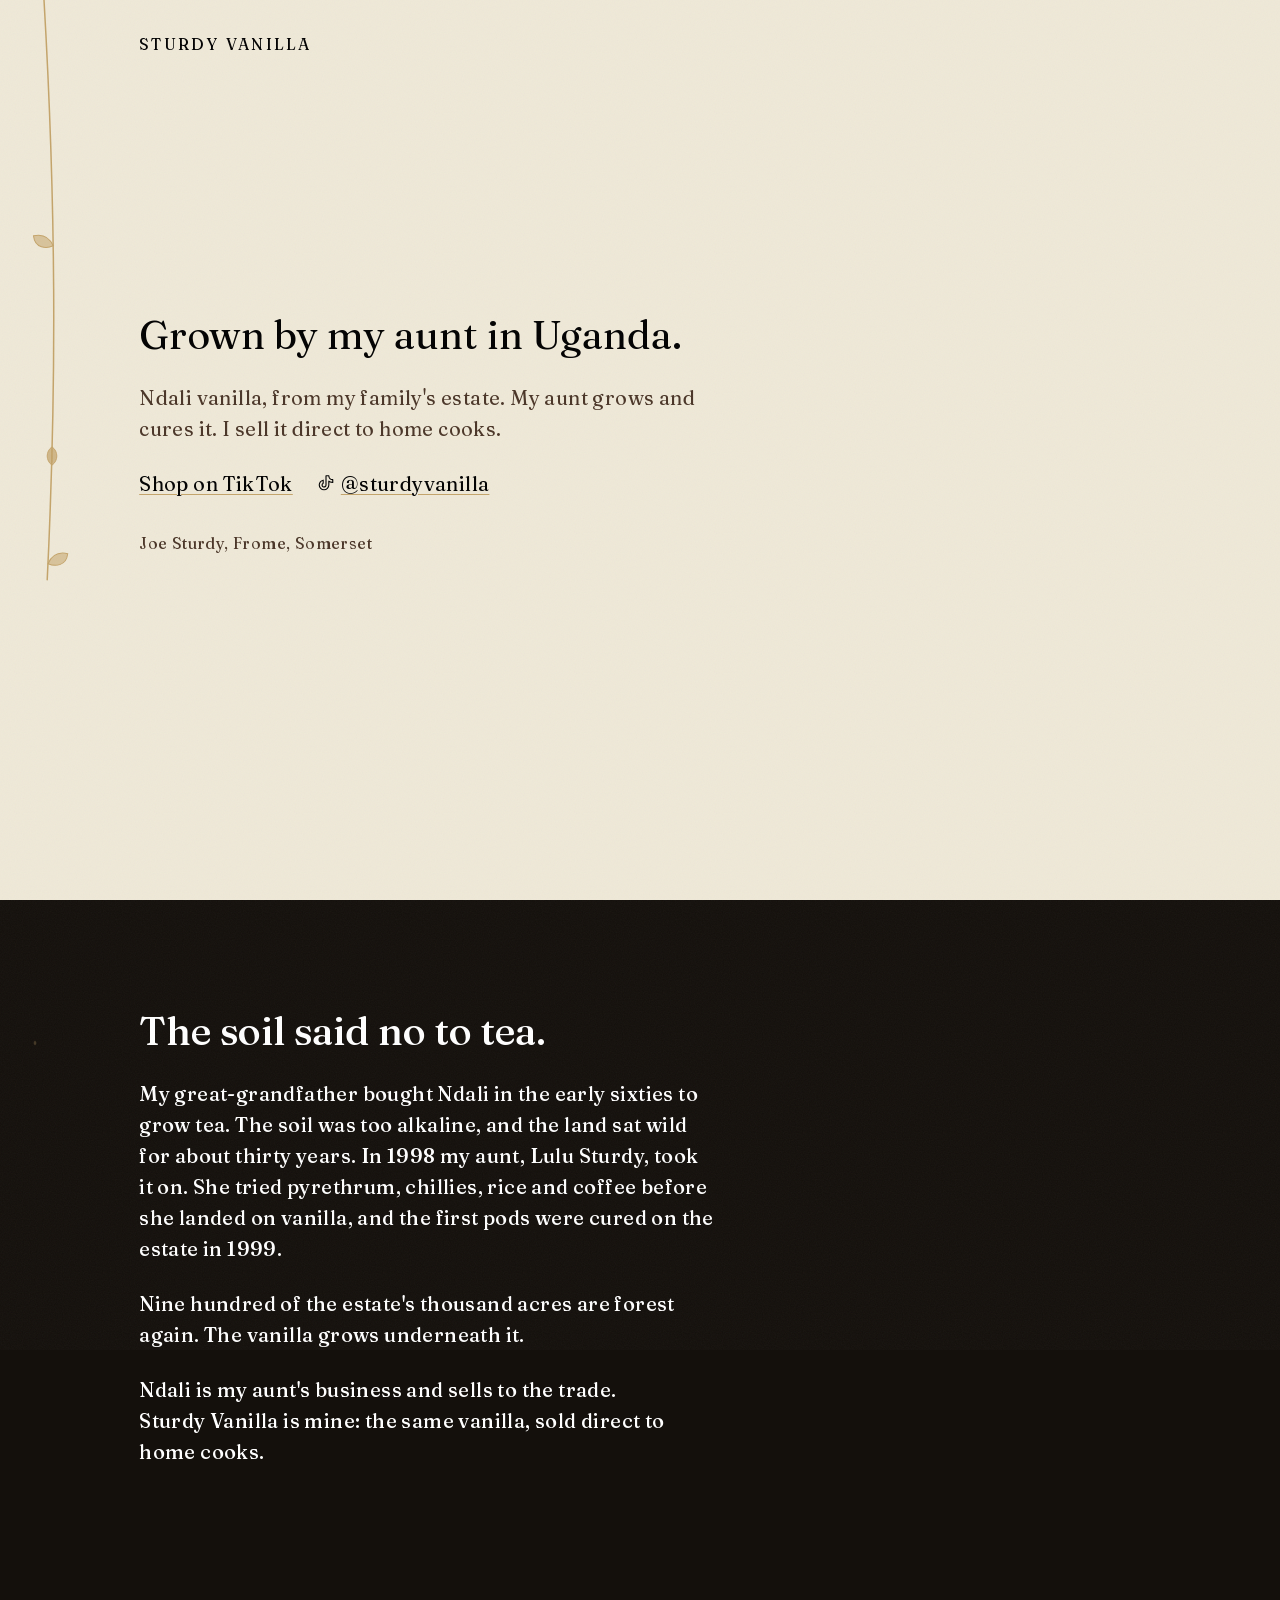
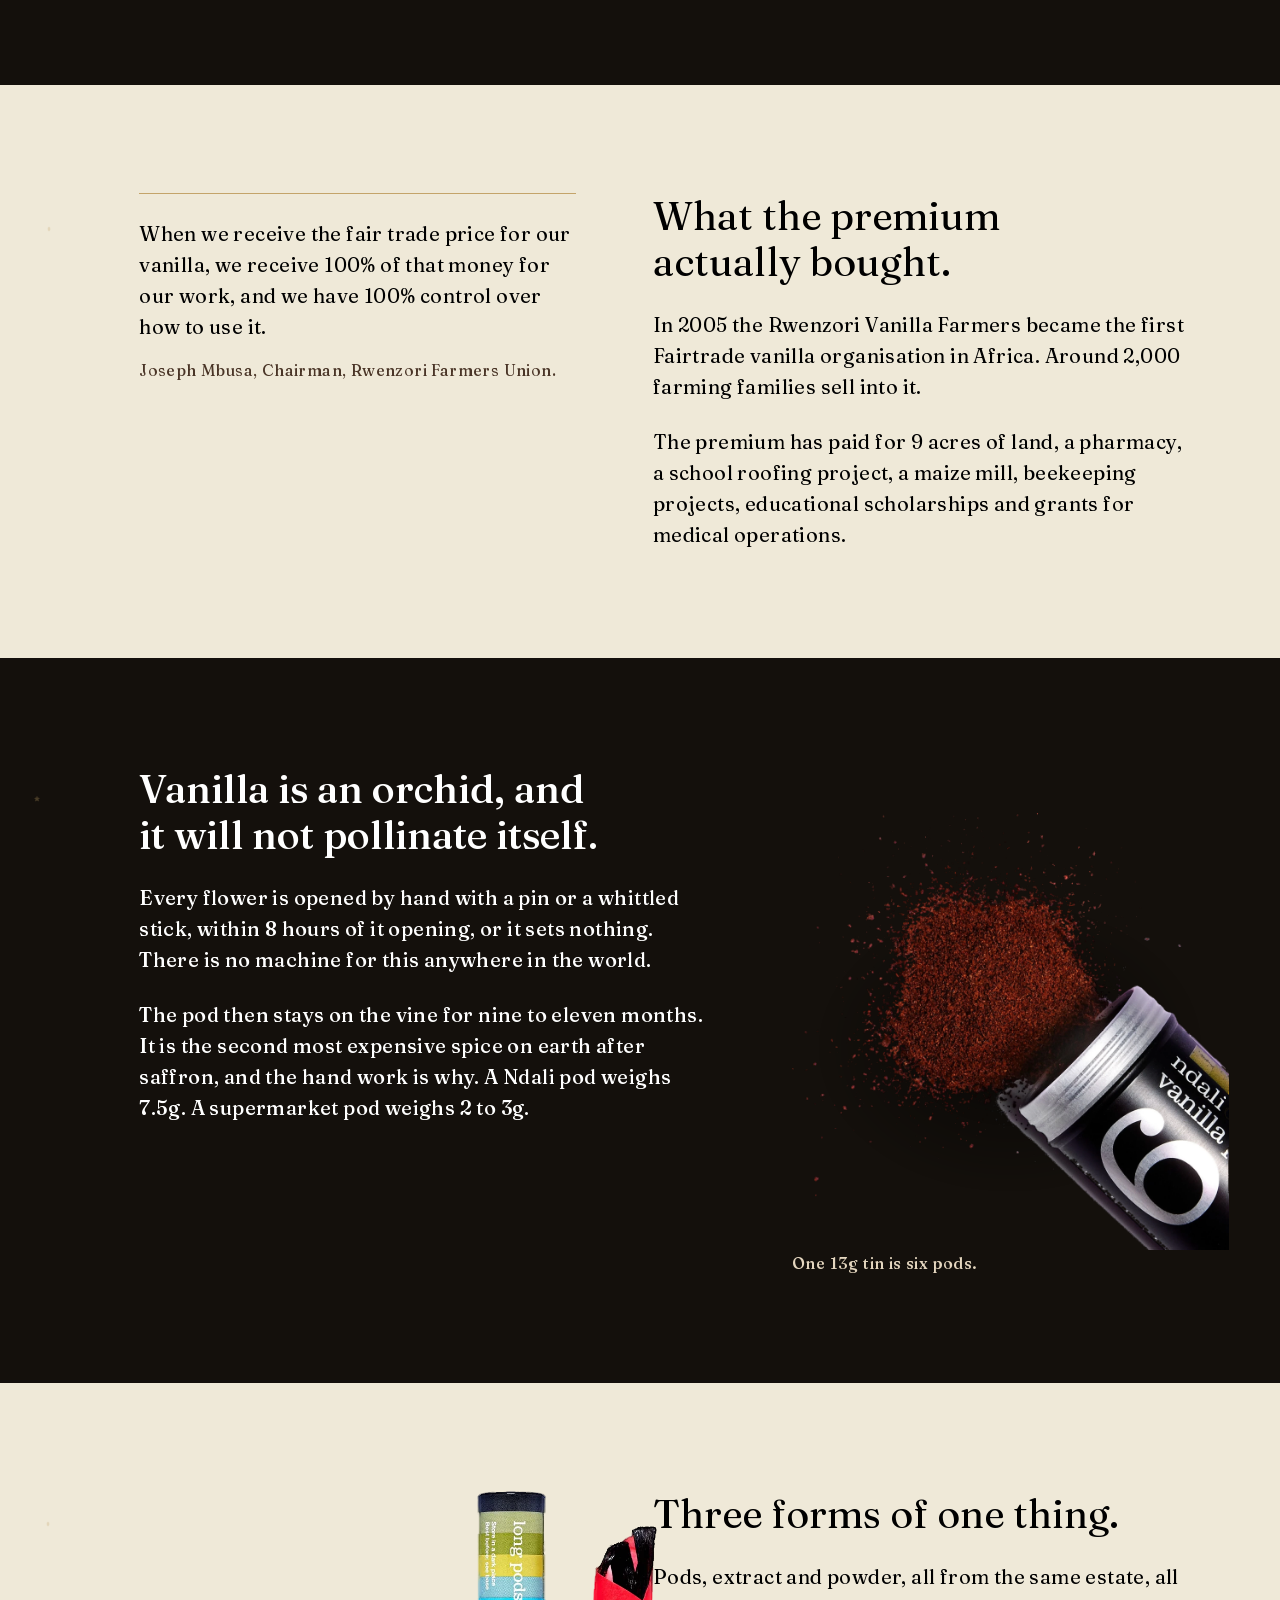
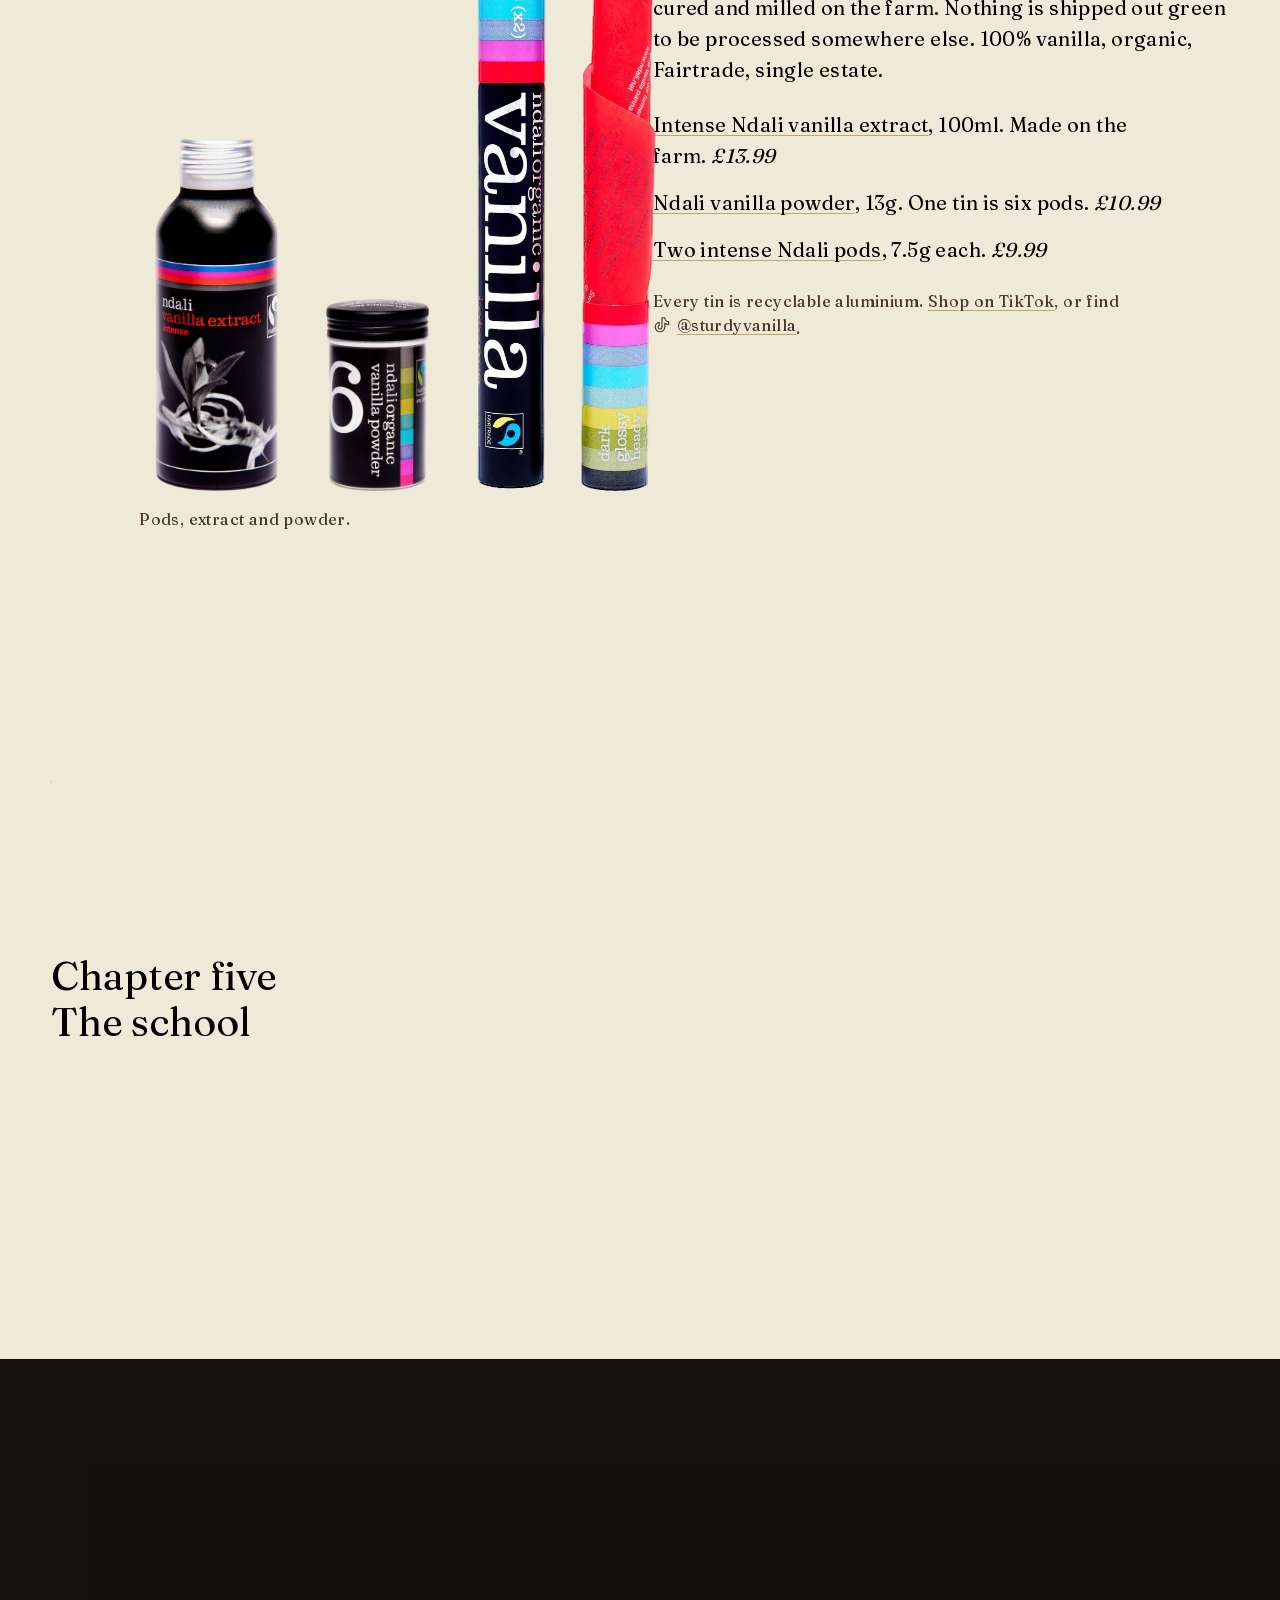
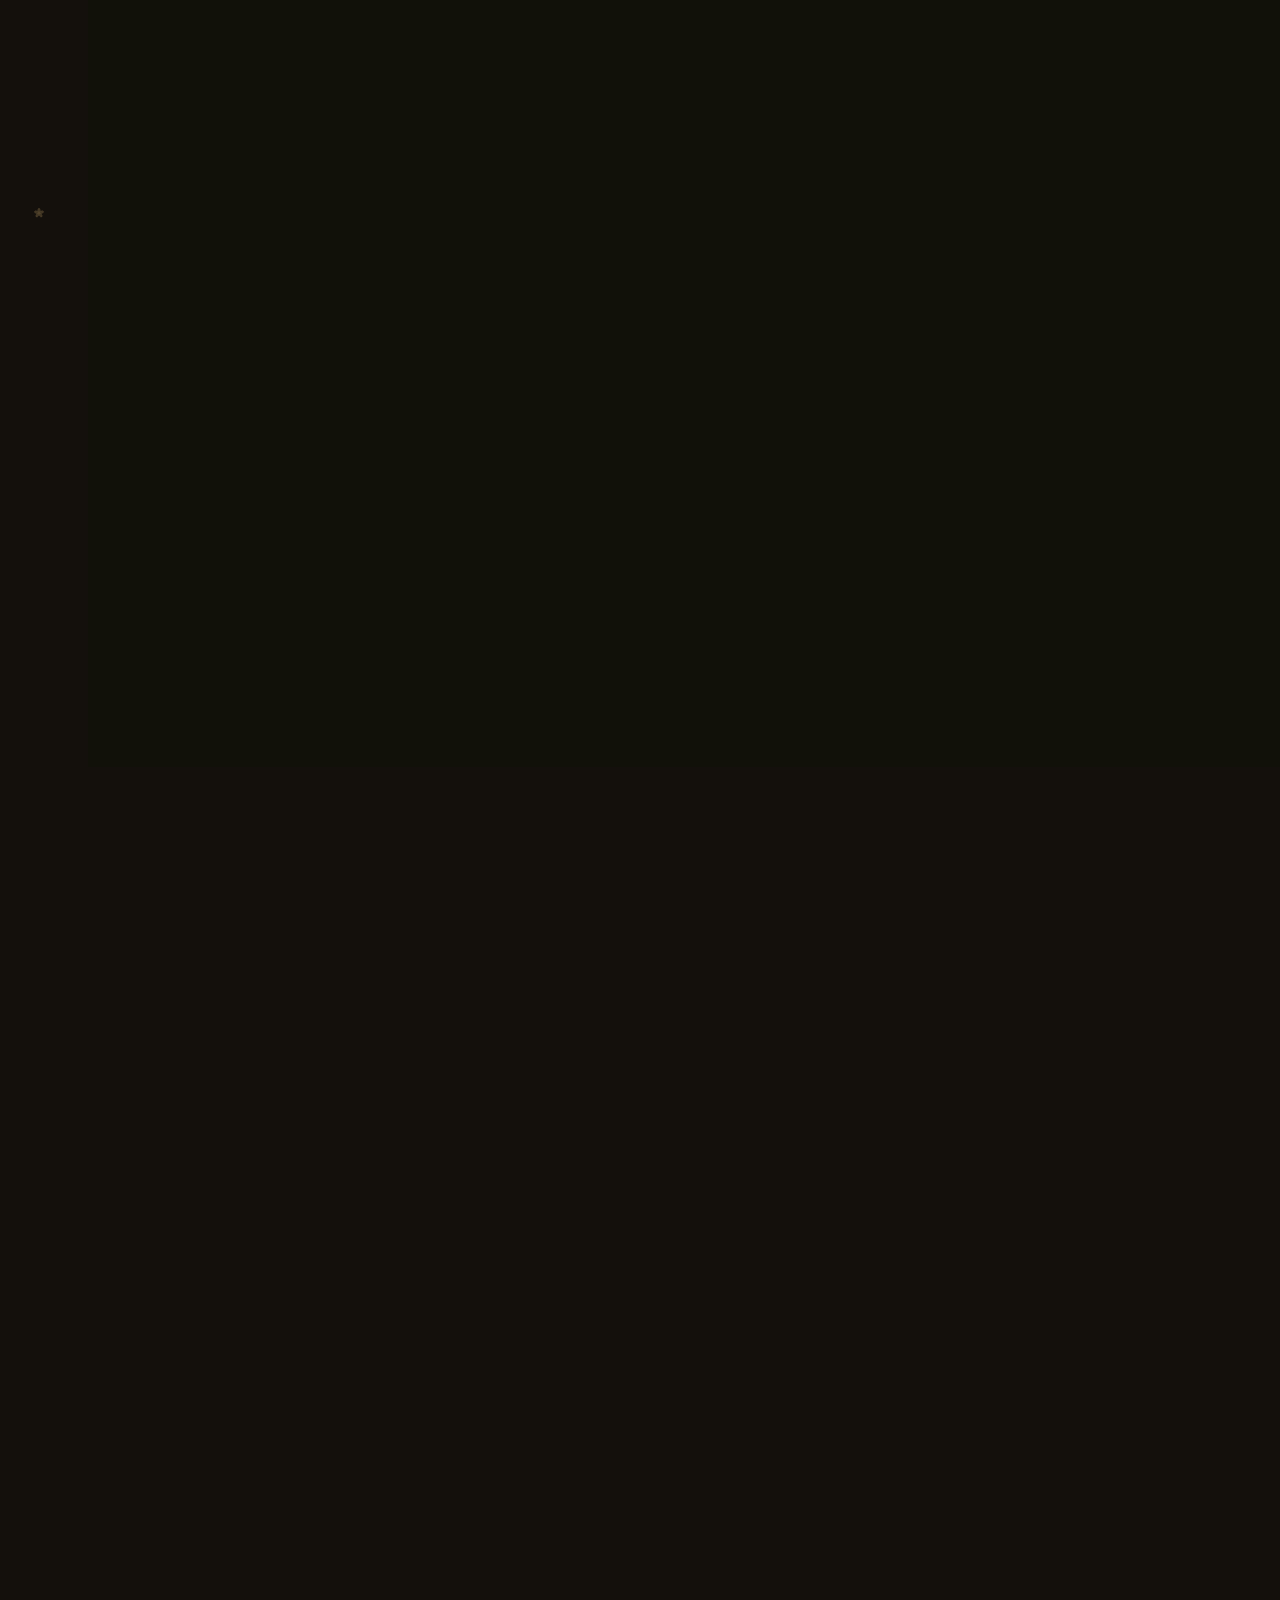
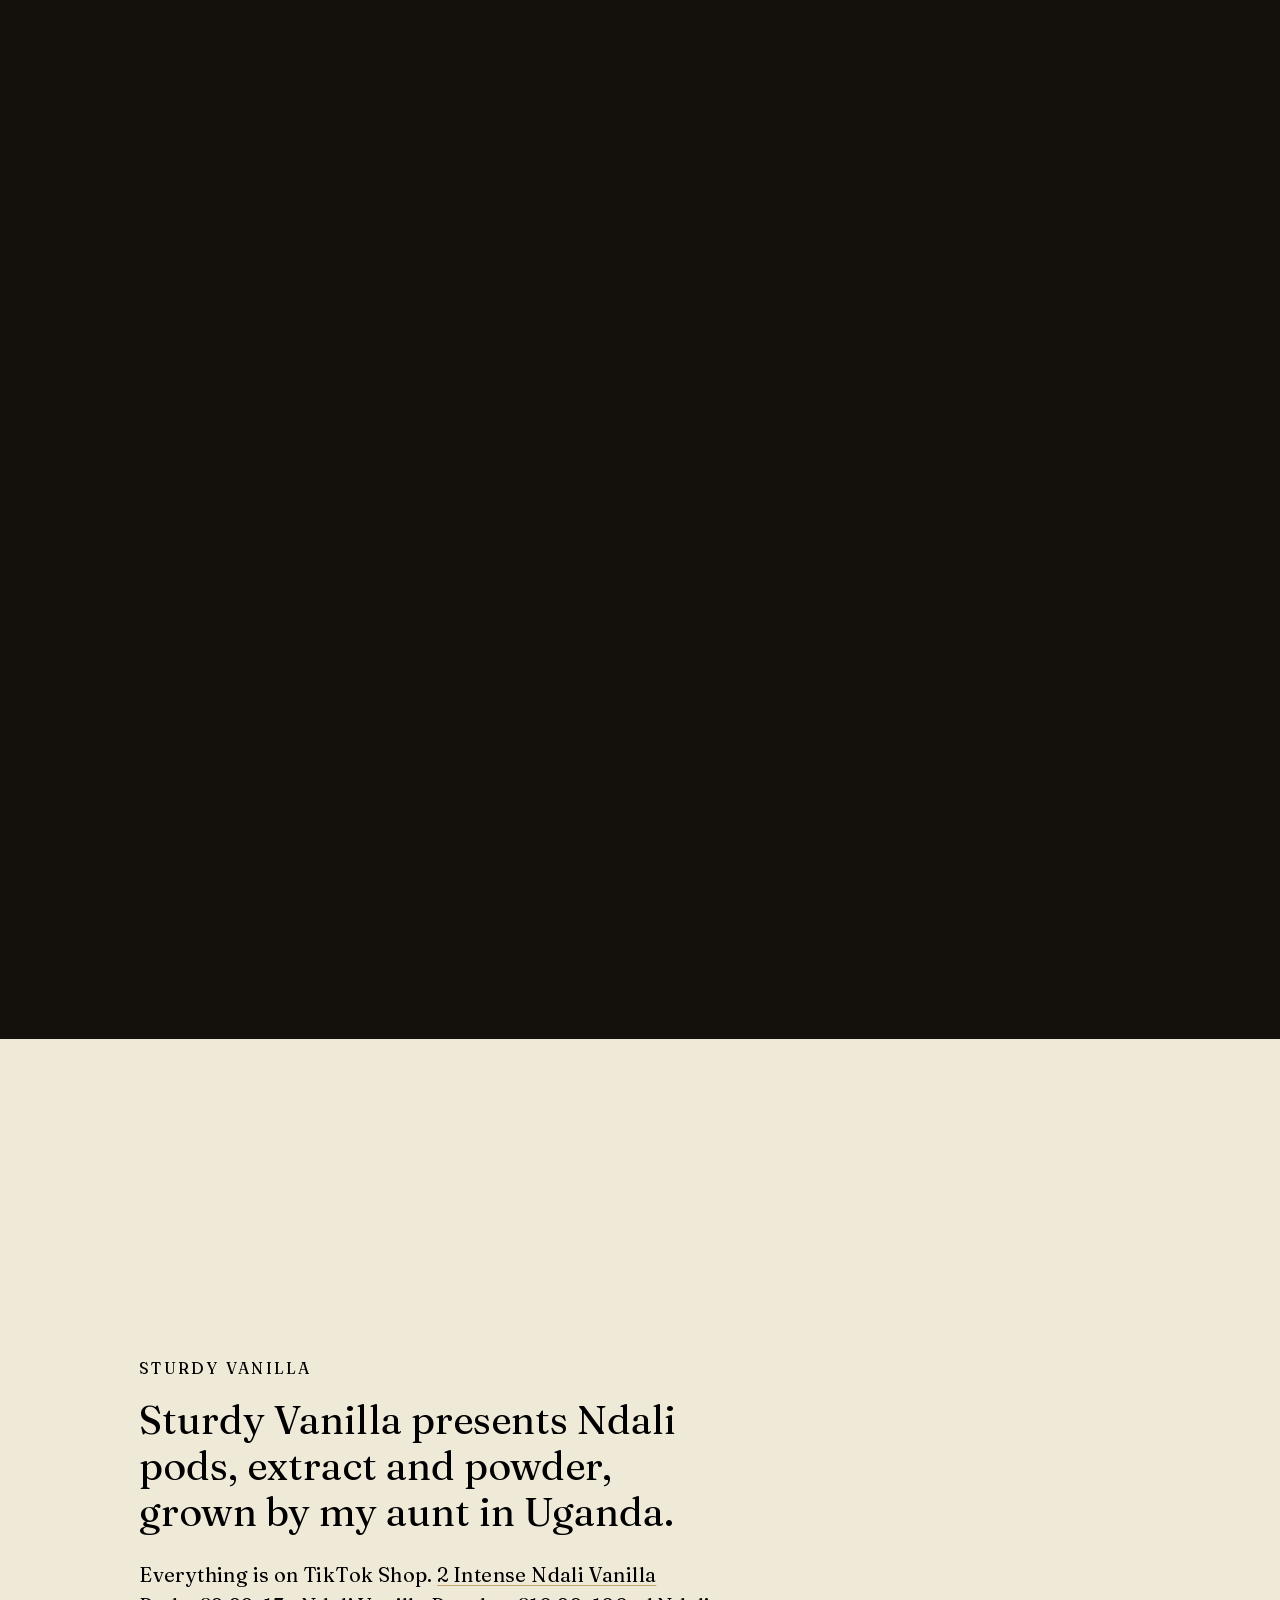
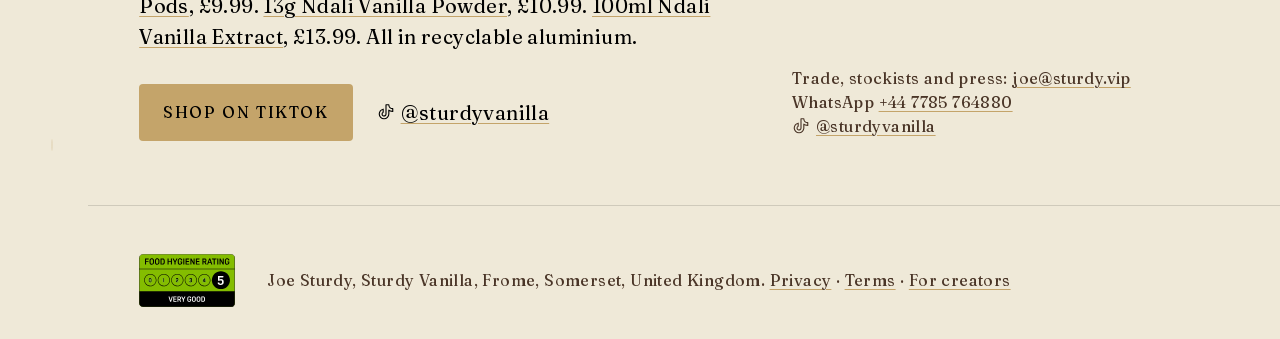
<file: index.html>
<!doctype html>
<html lang="en-GB">
<head>
<meta charset="utf-8">
<meta name="viewport" content="width=device-width, initial-scale=1, viewport-fit=cover">
<title>Sturdy Vanilla</title>
<meta name="description" content="Ndali vanilla, grown by my aunt on my family's estate in Uganda. Pods, extract and powder, sold direct to home cooks in the UK by Sturdy Vanilla on TikTok Shop.">
<link rel="icon" href="assets/img/favicon-32.png" sizes="32x32" type="image/png">
<link rel="apple-touch-icon" href="assets/img/favicon-180.png">
<meta property="og:type" content="website">
<meta property="og:title" content="Sturdy Vanilla">
<meta property="og:description" content="Ndali vanilla, grown by my aunt in Uganda. Pods, extract and powder, sold direct in the UK on TikTok Shop.">
<meta property="og:image" content="https://sturdyvanilla.github.io/sturdy-vanilla-site/assets/img/og-1200x630.jpg">
<meta property="og:url" content="https://sturdyvanilla.github.io/sturdy-vanilla-site/">
<meta name="twitter:card" content="summary_large_image">
<link rel="preload" href="assets/fonts/Fraunces-var.woff2" as="font" type="font/woff2" crossorigin>
<link rel="stylesheet" href="assets/fonts/fraunces.css">
<link rel="stylesheet" href="scrollcraft.css">
<link rel="stylesheet" href="site.css">
</head>
<body>
<svg style="position:absolute;width:0;height:0;overflow:hidden" aria-hidden="true" focusable="false"><symbol id="i-tiktok" viewBox="0 0 256 256"><path fill="currentColor" d="M224,72a48.05,48.05,0,0,1-48-48,8,8,0,0,0-8-8H128a8,8,0,0,0-8,8V156a20,20,0,1,1-28.57-18.08A8,8,0,0,0,96,130.69V88a8,8,0,0,0-9.4-7.88C50.91,86.48,24,119.1,24,156a76,76,0,0,0,152,0V116.29A103.25,103.25,0,0,0,224,128a8,8,0,0,0,8-8V80A8,8,0,0,0,224,72Zm-8,39.64a87.19,87.19,0,0,1-43.33-16.15A8,8,0,0,0,160,102v54a60,60,0,0,1-120,0c0-25.9,16.64-49.12,40-56.1v27.53A36,36,0,1,0,136,156V32h24.5A64.14,64.14,0,0,0,216,87.5Z"/></symbol></svg>

<a class="skip" href="#main">Skip to content</a>
<div class="sc-grain" aria-hidden="true"></div>

<!-- The signature move. A vanilla vine drawn by the scroll, one node per chapter.
     Page JS + inline SVG only; the engine never touches this element. -->
<nav class="vine" aria-label="Chapters">
  <svg class="vine__svg" aria-hidden="true" focusable="false" preserveAspectRatio="none">
    <path class="vine__stem" d="M0 0" pathLength="1000"></path>
    <g class="vine__leaves"></g>
  </svg>
  <ol class="vine__nodes">
    <li><a class="vine__node vine__node--leaf" href="#top" data-target="#top" data-place="title"><span class="vine__glyph" aria-hidden="true"><svg viewBox="0 0 24 24"><path d="M12 2C5 7 5 17 12 22c7-5 7-15 0-20z"/><path class="rib" d="M12 5v14"/></svg></span><span class="vine__label vine__label--quiet">Top</span></a></li>
    <li><a class="vine__node vine__node--leaf" href="#ch-farm" data-target="#ch-farm"><span class="vine__glyph" aria-hidden="true"><svg viewBox="0 0 24 24"><path d="M12 2C5 7 5 17 12 22c7-5 7-15 0-20z"/><path class="rib" d="M12 5v14"/></svg></span><span class="vine__label">Chapter one · The farm</span></a></li>
    <li><a class="vine__node vine__node--leaf" href="#ch-fairtrade" data-target="#ch-fairtrade"><span class="vine__glyph" aria-hidden="true"><svg viewBox="0 0 24 24"><path d="M12 2C5 7 5 17 12 22c7-5 7-15 0-20z"/><path class="rib" d="M12 5v14"/></svg></span><span class="vine__label">Chapter two · Fairtrade</span></a></li>
    <li><a class="vine__node vine__node--flower" href="#ch-plant" data-target="#ch-plant"><span class="vine__glyph" aria-hidden="true"><svg viewBox="0 0 24 24"><g class="petals"><ellipse cx="12" cy="6" rx="3" ry="5.5"/><ellipse cx="12" cy="6" rx="3" ry="5.5" transform="rotate(72 12 12)"/><ellipse cx="12" cy="6" rx="3" ry="5.5" transform="rotate(144 12 12)"/><ellipse cx="12" cy="6" rx="3" ry="5.5" transform="rotate(216 12 12)"/><ellipse cx="12" cy="6" rx="3" ry="5.5" transform="rotate(288 12 12)"/></g><circle class="eye" cx="12" cy="12" r="2.4"/></svg></span><span class="vine__label">Chapter three · The plant</span></a></li>
    <li><a class="vine__node vine__node--leaf" href="#ch-tins" data-target="#ch-tins"><span class="vine__glyph" aria-hidden="true"><svg viewBox="0 0 24 24"><path d="M12 2C5 7 5 17 12 22c7-5 7-15 0-20z"/><path class="rib" d="M12 5v14"/></svg></span><span class="vine__label">Chapter four · The tins</span></a></li>
    <li><a class="vine__node vine__node--leaf vine__node--quiet" href="#ch-silence" data-target="#ch-silence"><span class="vine__glyph" aria-hidden="true"><svg viewBox="0 0 24 24"><path d="M12 2C5 7 5 17 12 22c7-5 7-15 0-20z"/><path class="rib" d="M12 5v14"/></svg></span><span class="vine__label">Chapter five</span></a></li>
    <li><a class="vine__node vine__node--flower vine__node--peak" href="#ch-school" data-target="#ch-school" data-place="peak"><span class="vine__glyph" aria-hidden="true"><svg viewBox="0 0 24 24"><g class="petals"><ellipse cx="12" cy="6" rx="3" ry="5.5"/><ellipse cx="12" cy="6" rx="3" ry="5.5" transform="rotate(72 12 12)"/><ellipse cx="12" cy="6" rx="3" ry="5.5" transform="rotate(144 12 12)"/><ellipse cx="12" cy="6" rx="3" ry="5.5" transform="rotate(216 12 12)"/><ellipse cx="12" cy="6" rx="3" ry="5.5" transform="rotate(288 12 12)"/></g><circle class="eye" cx="12" cy="12" r="2.4"/></svg></span><span class="vine__label">The school</span></a></li>
    <li><a class="vine__node vine__node--pod" href="#ch-shop" data-target="#shop-button" data-place="pod"><span class="vine__glyph" aria-hidden="true"><svg viewBox="0 0 12 48"><path d="M6 1C3.2 8 3.2 40 6 47c2.8-7 2.8-39 0-46z"/></svg></span><span class="vine__label">Shop on TikTok</span></a></li>
  </ol>
</nav>

<main id="main">

  <!-- 0 · Title page. Type on paper, no media above the fold. -->
  <section id="top" class="act act--title g-a" data-sc-act="flow">
    <div class="title">
      <p class="label title__brand">Sturdy Vanilla</p>
      <div class="title__body stack" data-sc-in data-sc-stagger="70">
        <h1 class="display">Grown by my aunt in Uganda.</h1>
        <p class="standfirst">Ndali vanilla, from my family's estate. My aunt grows and cures it. I sell it direct to home cooks.</p>
        <p class="title__cta cta-row"><a href="https://vt.tiktok.com/ZN8YaNJSM/?page=TikTokShop">Shop on TikTok</a><a class="social" href="https://www.tiktok.com/@sturdyvanilla"><svg class="icon" aria-hidden="true" focusable="false"><use href="#i-tiktok"/></svg>@sturdyvanilla</a></p>
        <p class="caption title__byline">Joe Sturdy, Frome, Somerset</p>
      </div>
    </div>
  </section>

  <!-- 1 · Chapter one. The farm. Ink, split, a wipe at the chapter boundary. -->
  <section id="ch-farm" class="act chapter g-b" data-sc-act="flow">
    <div class="spread spread--split">
      <div class="copy stack" data-sc-in data-sc-stagger="70">
        <h2 class="display">The soil said no to tea.</h2>
        <p>My great-grandfather bought Ndali in the early sixties to grow tea. The soil was too alkaline, and the land sat wild for about thirty years. In 1998 my aunt, Lulu Sturdy, took it on. She tried pyrethrum, chillies, rice and coffee before she landed on vanilla, and the first pods were cured on the estate in 1999.</p>
        <p>Nine hundred of the estate's thousand acres are forest again. The vanilla grows underneath it.</p>
        <p>Ndali is my aunt's business and sells to the trade. Sturdy Vanilla is mine: the same vanilla, sold direct to home cooks.</p>
      </div>
      <figure class="media media--bundle" data-sc-reveal="up" data-sc-reveal-at="0.16 0.58">
        <img class="plate" src="assets/img/ch1-pods-bundle.jpg" width="780" height="720" alt="A bundle of cured Ndali vanilla pods, near black, tied with pale twine.">
        <figcaption>Cured Ndali pods, tied for grading.</figcaption>
      </figure>
    </div>
  </section>

  <!-- 2 · Chapter two. Fairtrade. Cream, trail, real figures ticking on entry. No act, so the counters fire once. -->
  <section id="ch-fairtrade" class="act chapter g-a">
    <div class="spread spread--trail">
      <div class="copy stack" data-sc-in data-sc-stagger="70">
        <h2 class="display">What the premium actually bought.</h2>
        <p>In 2005 the Rwenzori Vanilla Farmers became the first Fairtrade vanilla organisation in Africa. Around <span class="num" data-sc-count="0 2,000">2,000</span> farming families sell into it.</p>
        <p>The premium has paid for 9 acres of land, a pharmacy, a school roofing project, a maize mill, beekeeping projects, educational scholarships and grants for medical operations.</p>
      </div>
      <aside class="media quote" data-sc-in>
        <blockquote>
          <p>When we receive the fair trade price for our vanilla, we receive 100% of that money for our work, and we have 100% control over how to use it.</p>
        </blockquote>
        <p class="caption">Joseph Mbusa, Chairman, Rwenzori Farmers Union.</p>
      </aside>
    </div>
  </section>

  <!-- 3 · Chapter three. The plant. Ink, lead, two layers in the media column. -->
  <section id="ch-plant" class="act chapter g-b" data-sc-act="flow">
    <div class="spread spread--lead">
      <div class="copy stack" data-sc-in data-sc-stagger="70">
        <h2 class="display">Vanilla is an orchid, and it will not pollinate itself.</h2>
        <p>Every flower is opened by hand with a pin or a whittled stick, within 8 hours of it opening, or it sets nothing. There is no machine for this anywhere in the world.</p>
        <p>The pod then stays on the vine for nine to eleven months. It is the second most expensive spice on earth after saffron, and the hand work is why. A Ndali pod weighs 7.5g. A supermarket pod weighs 2 to 3g.</p>
      </div>
      <figure class="media layers">
        <div class="layers__frame">
          <div class="layers__shadow" data-sc-parallax="-0.5" aria-hidden="true"></div>
          <div class="layers__front" data-sc-parallax="0.3">
            <picture><source srcset="assets/img/ch3-spilt.webp" type="image/webp"><img src="assets/img/ch3-spilt.png" width="2048" height="2048" alt="A tin of Ndali vanilla powder on its side, the ground vanilla spilling out of it."></picture>
          </div>
        </div>
        <figcaption>One 13g tin is six pods.</figcaption>
      </figure>
    </div>
  </section>

  <!-- 4 · Chapter four. The tins. Cream, trail, the real footage and three cut-outs. -->
  <section id="ch-tins" class="act chapter g-a" data-sc-act="flow">
    <div class="spread spread--trail">
      <div class="copy stack" data-sc-in data-sc-stagger="70">
        <h2 class="display">Three forms of one thing.</h2>
        <p>Pods, extract and powder, all from the same estate, all cured and milled on the farm. Nothing is shipped out green to be processed somewhere else. 100% vanilla, organic, Fairtrade, single estate.</p>
        <ul class="tins">
          <li>
            <p><a href="https://shop.tiktok.com/gb/pdp/1729646031859653275?region=GB&amp;locale=en-GB">Intense Ndali vanilla extract</a>, 100ml. Made on the farm. <span class="price">£13.99</span></p>
          </li>
          <li>
            <p><a href="https://shop.tiktok.com/gb/pdp/1729692405205015195?region=GB&amp;locale=en-GB">Ndali vanilla powder</a>, 13g. One tin is six pods. <span class="price">£10.99</span></p>
          </li>
          <li>
            <p><a href="https://shop.tiktok.com/gb/pdp/1729692389694610075?region=GB&amp;locale=en-GB">Two intense Ndali pods</a>, 7.5g each. <span class="price">£9.99</span></p>
          </li>
        </ul>
        <p class="caption">Every tin is recyclable aluminium. <a href="https://vt.tiktok.com/ZN8YaNJSM/?page=TikTokShop">Shop on TikTok</a>, or find <a class="social" href="https://www.tiktok.com/@sturdyvanilla"><svg class="icon" aria-hidden="true" focusable="false"><use href="#i-tiktok"/></svg>@sturdyvanilla</a>.</p>
      </div>
      <div class="media tins-media">
        <div class="cutouts" role="img" aria-label="The three tins side by side: the pods tube, the extract bottle and the powder tin.">
          <figure class="cutout cutout--extract" data-sc-reveal="up" data-sc-reveal-at="0.14 0.40"><picture><source srcset="assets/img/tin-extract.webp" type="image/webp"><img src="assets/img/tin-extract.png" alt=""></picture></figure>
          <figure class="cutout cutout--powder" data-sc-reveal="up" data-sc-reveal-at="0.26 0.52"><picture><source srcset="assets/img/tin-powder.webp" type="image/webp"><img src="assets/img/tin-powder.png" alt=""></picture></figure>
          <figure class="cutout cutout--pods" data-sc-reveal="up" data-sc-reveal-at="0.38 0.64"><picture><source srcset="assets/img/tin-pods.webp" type="image/webp"><img src="assets/img/tin-pods.png" alt=""></picture></figure>
        </div>
        <p class="caption">Pods, extract and powder.</p>
      </div>
    </div>
  </section>

  <!-- 5 · Intertitle. The authored silence before the peak. -->
  <section id="ch-silence" class="act intertitle g-a">
    <p class="display intertitle__line">Chapter five<br>The school</p>
  </section>

  <!-- 6 · Chapter five. The school. The peak: hard cut to ink, the one scrub clip, 93 landing. -->
  <section id="ch-school" class="act chapter peak g-b" data-sc-act="scrub" data-sc-span="3.2" data-sc-dwell="0.3">
    <div data-sc-stage class="peak__stage">
      <img class="sc-stage__poster peak__poster" src="assets/img/ch6-school-ink-poster.jpg" alt="">
      <video class="peak__clip" data-sc-scrub data-sc-src="assets/video/ch6-school-ink.mp4" data-sc-src-mobile="assets/video/ch6-school-ink-p.mp4" muted playsinline aria-label="Ninety-three marks rise and settle into rows, one for each child at the school."></video>
      <div class="peak__copy stack">
        <h2 class="display" data-sc-cue="0 1 0 0.08" data-sc-cue-m="0 0.22 0">In January 2017 a school opened on the estate.</h2>
        <p data-sc-cue="0.16 1 0.3 0.1" data-sc-cue-m="0.2 0.4"><span class="num" data-sc-count="0 93" data-sc-count-at="0.16 0.4" data-sc-count-at-m="0.2 0.34">93</span> children, aged three to ten, from the poorest families in the district.</p>
        <p data-sc-cue="0.32 1 0.3 0.14" data-sc-cue-m="0.38 0.58">Montessori and Cambridge, and yoga every day. My aunt co-founded it with Clare Murumba Price. It is the only school of its kind in East Africa.</p>
        <div class="peak__close" data-sc-cue="0.46 1 0.15 0.2" data-sc-cue-m="0.55 1 0.2 0.22">
          <p class="peak__line">The vanilla is what pays for it. The tin you buy is part of that.</p>
          <p class="caption peak__caption">Sadhguru School, Fort Portal. Not-for-profit.</p>
        </div>
      </div>
    </div>
  </section>

  <!-- 7 · Colophon. Cream, holds. Footer inside, nothing after it. -->
  <section id="ch-shop" class="act colophon g-a" data-sc-act="flow">
    <div class="spread spread--split colophon__spread">
      <div class="copy stack" data-sc-in data-sc-stagger="60">
        <p class="label">Sturdy Vanilla</p>
        <h2 class="display">Sturdy Vanilla presents Ndali pods, extract and powder, grown by my aunt in Uganda.</h2>
        <p>Everything is on TikTok Shop. <a href="https://shop.tiktok.com/gb/pdp/1729692389694610075?region=GB&amp;locale=en-GB">2 Intense Ndali Vanilla Pods</a>, £9.99. <a href="https://shop.tiktok.com/gb/pdp/1729692405205015195?region=GB&amp;locale=en-GB">13g Ndali Vanilla Powder</a>, £10.99. <a href="https://shop.tiktok.com/gb/pdp/1729646031859653275?region=GB&amp;locale=en-GB">100ml Ndali Vanilla Extract</a>, £13.99. All in recyclable aluminium.</p>
        <p class="colophon__cta cta-row"><a id="shop-button" class="button" href="https://vt.tiktok.com/ZN8YaNJSM/?page=TikTokShop">Shop on TikTok</a><a class="social" href="https://www.tiktok.com/@sturdyvanilla"><svg class="icon" aria-hidden="true" focusable="false"><use href="#i-tiktok"/></svg>@sturdyvanilla</a></p>
      </div>
      <aside class="media colophon__aside stack" data-sc-in data-sc-stagger="60">
        <p class="caption">Trade, stockists and press: <a href="mailto:joe@sturdy.vip">joe@sturdy.vip</a><br>WhatsApp <a href="https://wa.me/447785764880">+44 7785 764880</a><br><a class="social" href="https://www.tiktok.com/@sturdyvanilla"><svg class="icon" aria-hidden="true" focusable="false"><use href="#i-tiktok"/></svg>@sturdyvanilla</a></p>
      </aside>
    </div>
    <footer class="foot">
      <img class="fhrs" src="assets/img/fhrs-5.svg" width="259" height="144" alt="Food Hygiene Rating five, very good.">
      <p class="caption">Joe Sturdy, Sturdy Vanilla, Frome, Somerset, United Kingdom. <a href="privacy.html" data-legal="privacy">Privacy</a> · <a href="terms.html" data-legal="terms">Terms</a> · <a href="creators.html">For creators</a></p>
    </footer>
  </section>

</main>

<!-- The small print, on the back of the tin. Progressive: the links go to the real pages without JS. -->
<dialog id="legal" class="legal" aria-labelledby="legal-title">
  <div class="legal__panel">
    <div class="legal__bar">
      <p class="label">The small print</p>
      <button class="legal__close" type="button" autofocus>Close</button>
    </div>
    <div class="legal__doc" id="legal-doc"></div>
  </div>
</dialog>

<script src="scrollcraft.js"></script>
<script src="site.js"></script>
</body>
</html>
</file>
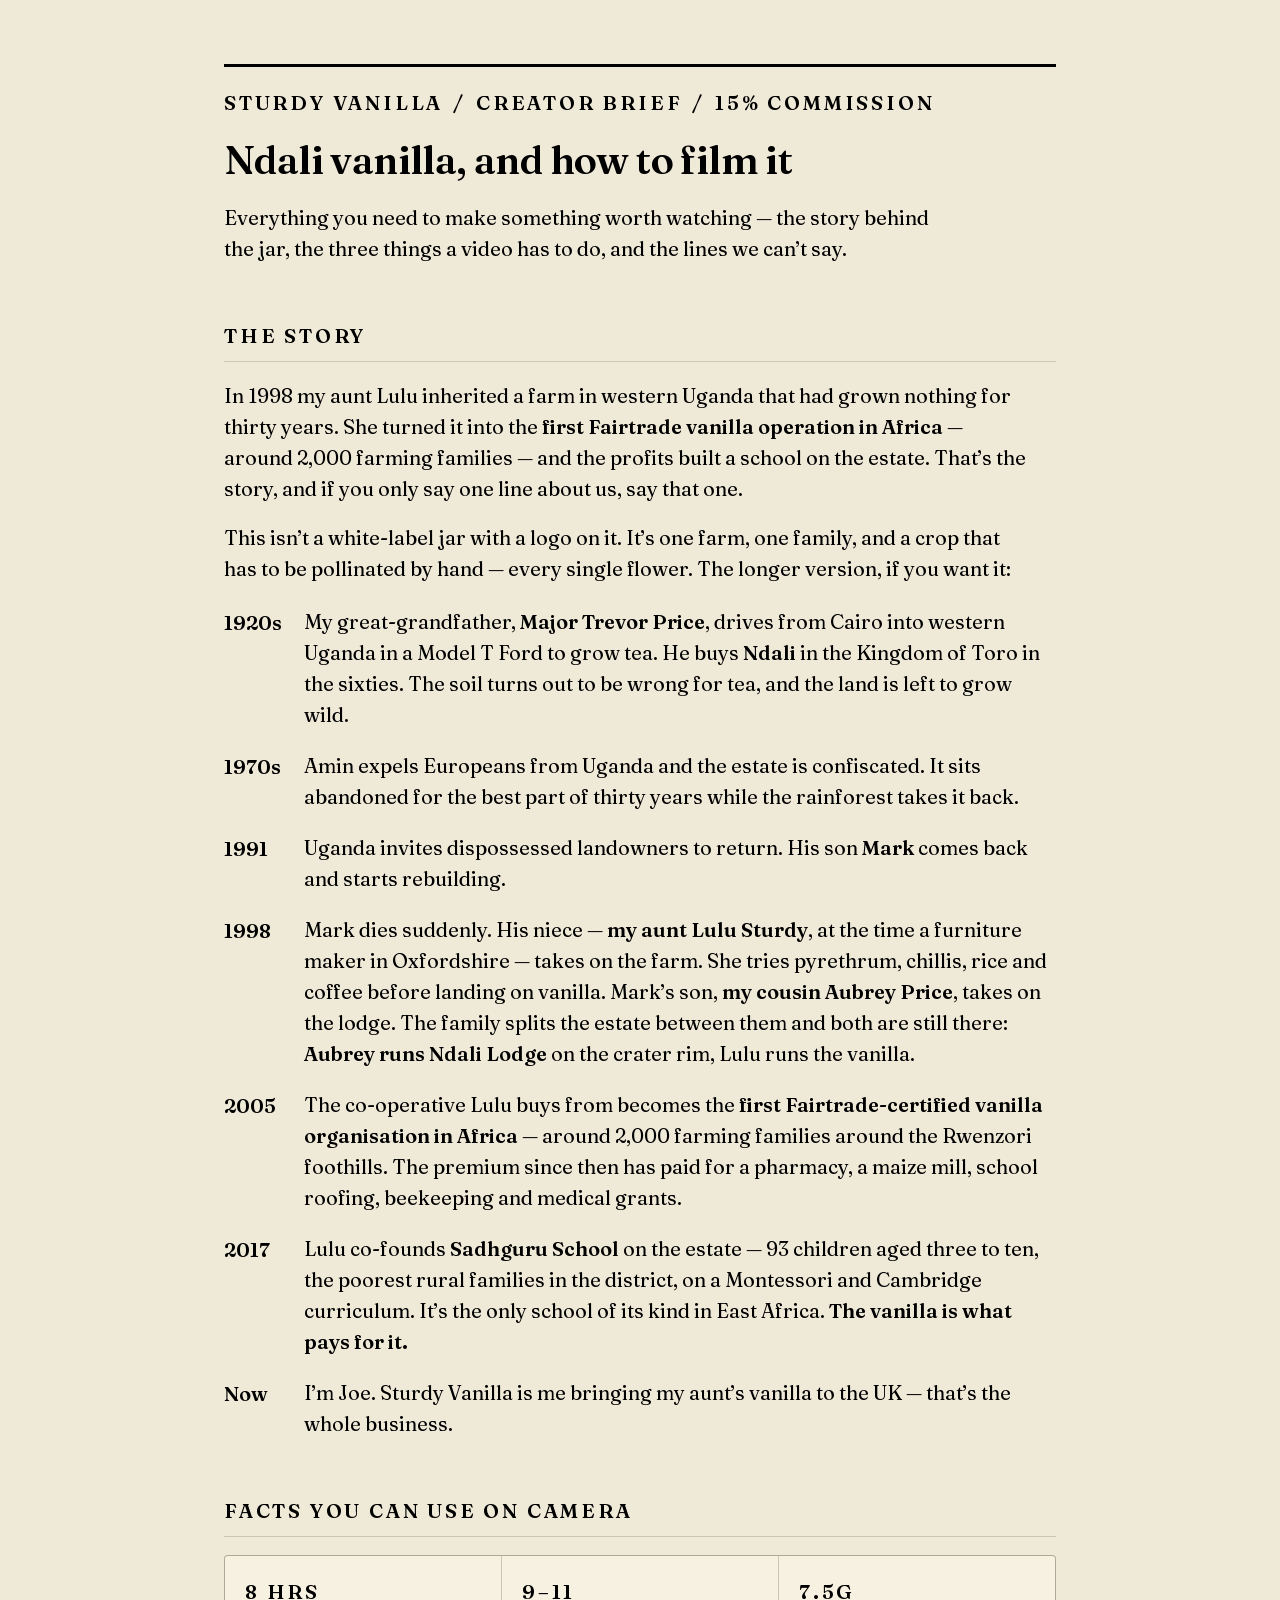
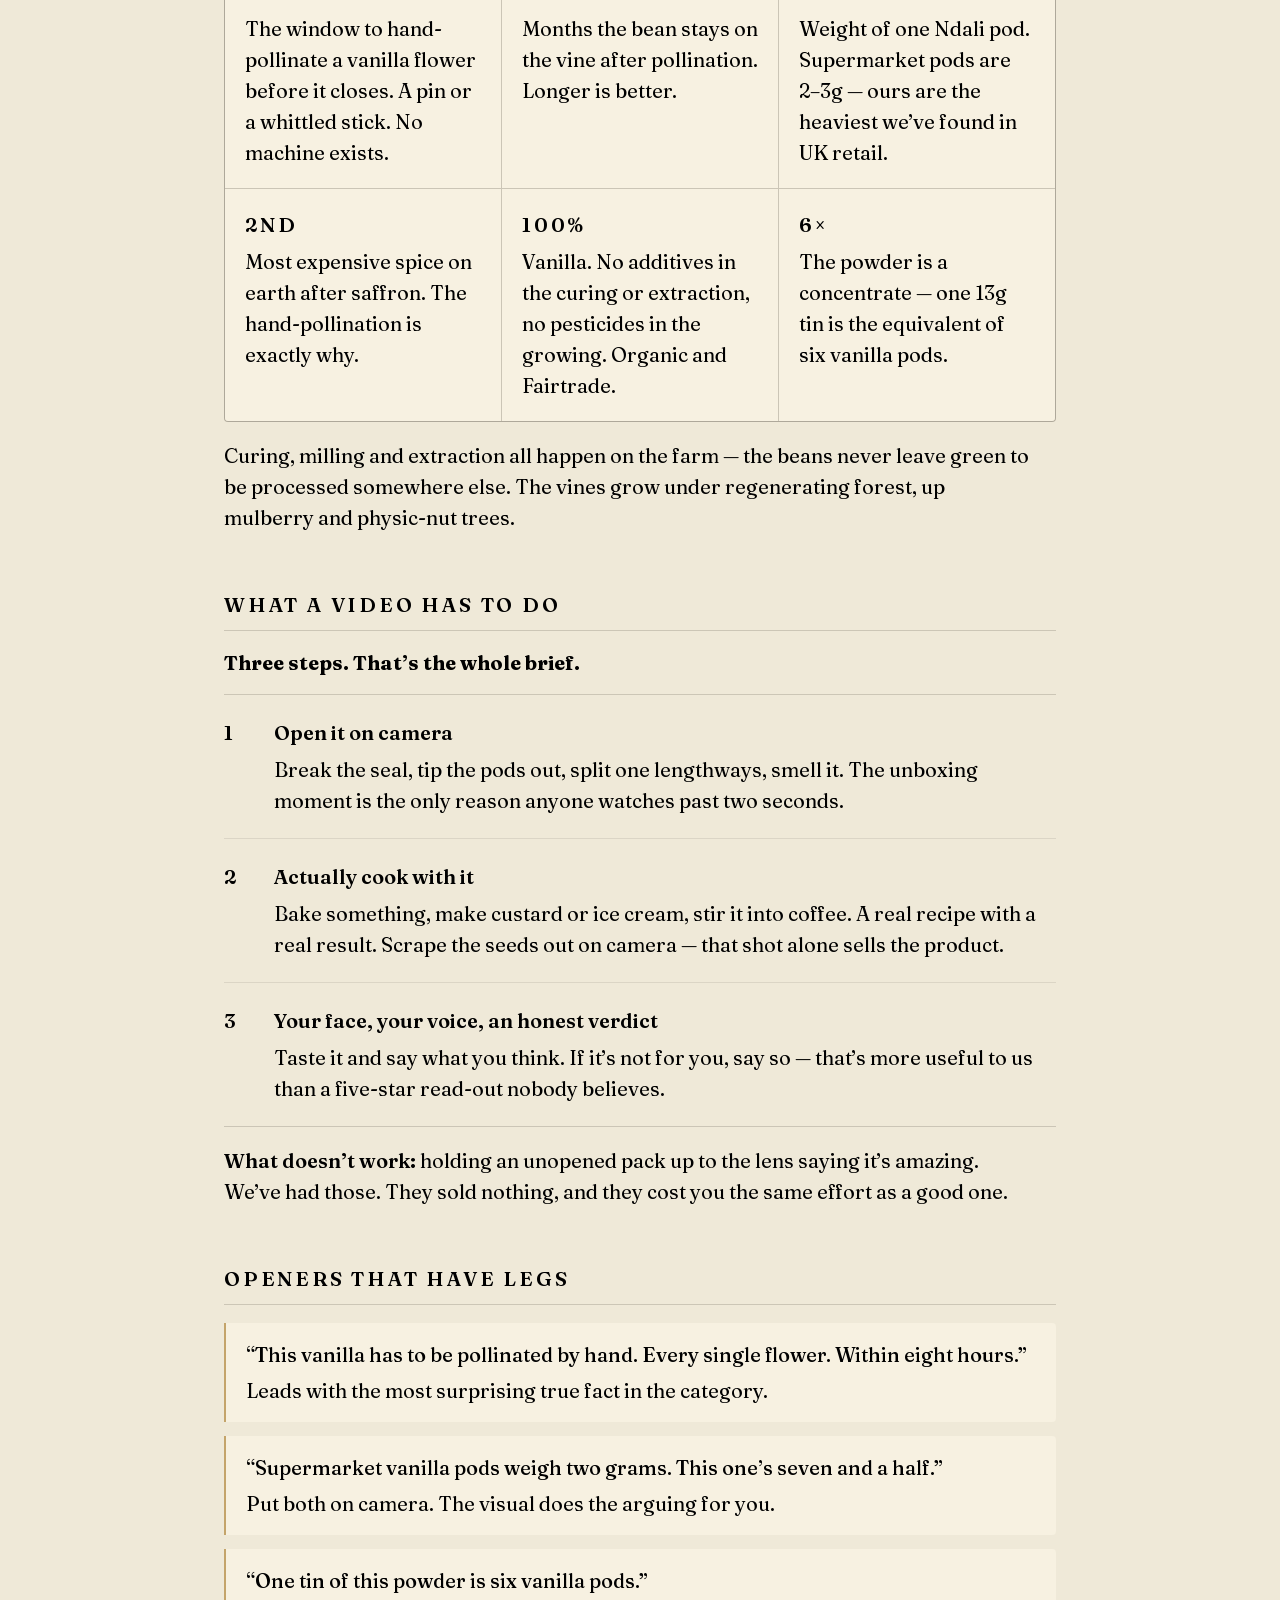
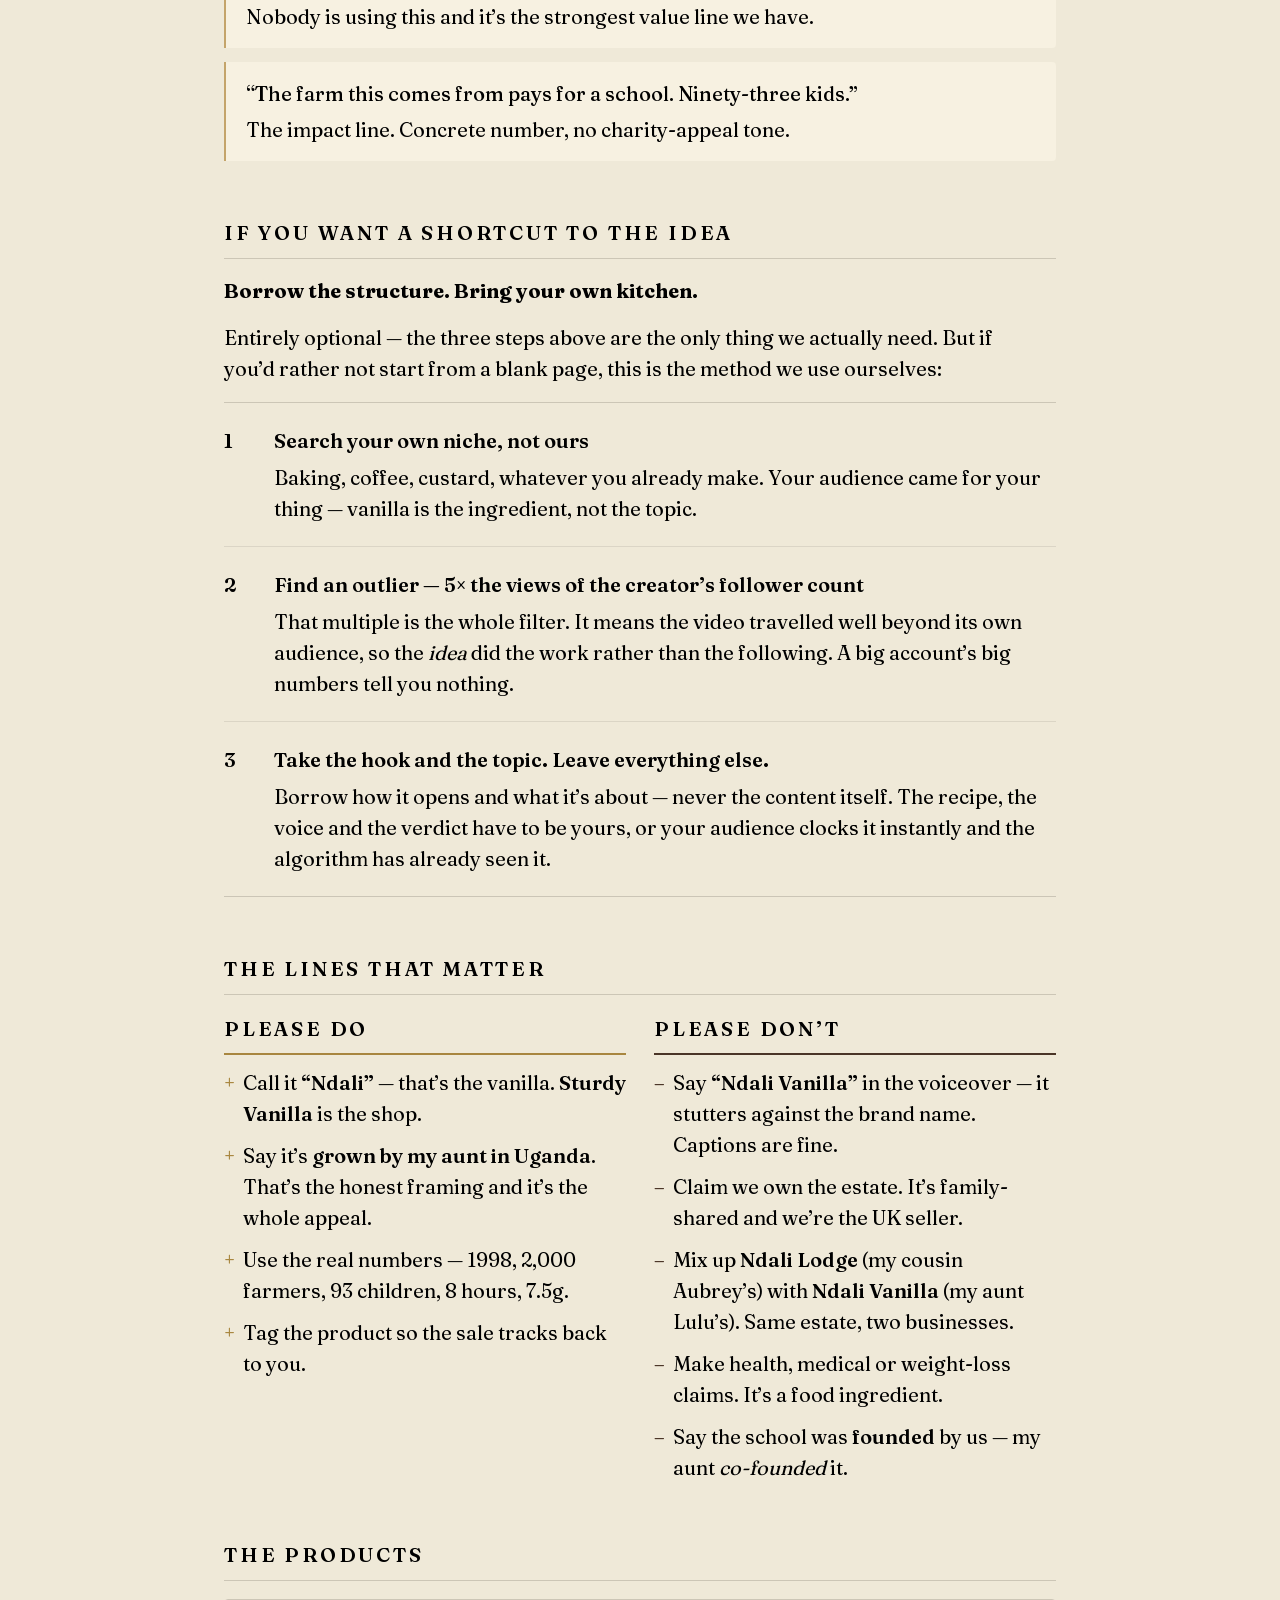
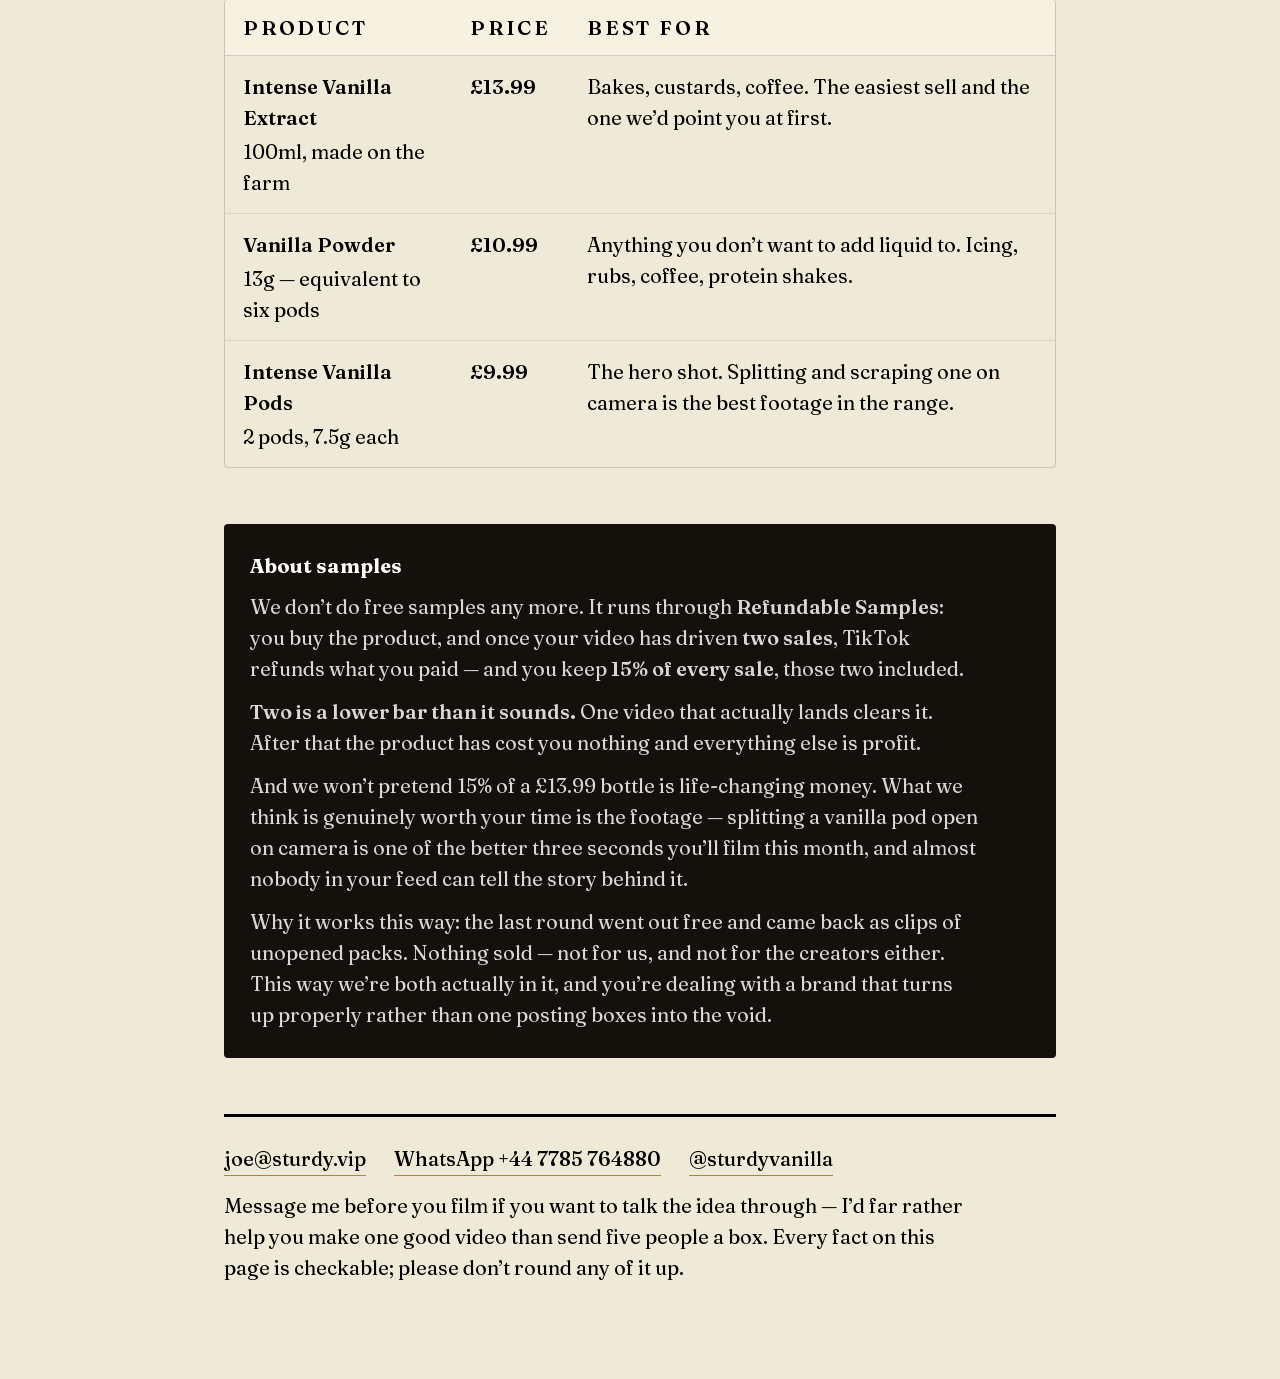
<file: creators.html>
<!doctype html>
<html lang="en-GB">
<head>
<meta charset="utf-8">
<meta name="viewport" content="width=device-width, initial-scale=1">
<meta name="description" content="The brief we send creators working with Sturdy Vanilla: the Ndali family story, the facts worth filming, and the three things a video has to do.">
<meta name="robots" content="noindex">
<meta property="og:type" content="article">
<meta property="og:site_name" content="Sturdy Vanilla">
<meta property="og:title" content="Creator Brief — Sturdy Vanilla">
<meta property="og:description" content="The brief we send creators working with Sturdy Vanilla: the Ndali family story, the facts worth filming, and the three things a video has to do.">
<meta property="og:url" content="https://sturdyvanilla.github.io/sturdy-vanilla-site/creators.html">
<meta property="og:image" content="https://sturdyvanilla.github.io/sturdy-vanilla-site/creator-brief-card.png">
<meta name="twitter:card" content="summary_large_image">
<title>Ndali Creator Brief</title>

<link rel="stylesheet" href="assets/fonts/fraunces.css">
<style>
  /* Sturdy Vanilla — ONE FACE, TWO SIZES (design system, 2026-08-28).
     --lg is the headline. --sm is everything else: body, labels, numerals,
     prices, captions, table cells. Hierarchy is weight, italic, caps and
     space. Never a third size.

     TEXT IS PURE BLACK (2026-08-28). Gold on cream measured about 2.6:1 —
     under the 4.5:1 minimum — so gold is now a RULE and BORDER colour only,
     never type. Black on cream is ~17:1. Reversed out, type is pure white. */
  * { font-optical-sizing:auto; font-variation-settings:"SOFT" 0,"WONK" 0; }
  :root {
    --ink:#000000; --ink-soft:#000000; --ground:#EFE9D8; --raised:#F7F1E1;
    --gold:#A8863F; --gold-bright:#C4A46A; --pod:#4A3527;
    --line:rgba(20,16,12,.16); --line-soft:rgba(20,16,12,.09);
    --stamp-bg:#14100C; --stamp-fg:#FFFFFF;
    --font:"Fraunces", "Hoefler Text", Georgia, serif;
    --lg:40px;
    --sm:20px;
    --caps:.14em; --radius:4px;
  }
  @media (prefers-color-scheme:dark){ :root:not([data-theme="light"]){
    --ink:#FFFFFF; --ink-soft:#FFFFFF; --ground:#14100C; --raised:#1E1811;
    --gold:#CBA968; --gold-bright:#DFC291; --pod:#E4D6BF;
    --line:rgba(247,241,225,.20); --line-soft:rgba(247,241,225,.10);
    --stamp-bg:#EFE9D8; --stamp-fg:#000000;
  }}
  :root[data-theme="dark"]{
    --ink:#FFFFFF; --ink-soft:#FFFFFF; --ground:#14100C; --raised:#1E1811;
    --gold:#CBA968; --gold-bright:#DFC291; --pod:#E4D6BF;
    --line:rgba(247,241,225,.20); --line-soft:rgba(247,241,225,.10);
    --stamp-bg:#EFE9D8; --stamp-fg:#000000;
  }
  *{box-sizing:border-box}
  body{background:var(--ground);color:var(--ink);font-family:var(--font);
    font-size:var(--sm);line-height:1.55;margin:0;
    padding:clamp(28px,5vw,72px) clamp(20px,5vw,40px) 96px;-webkit-font-smoothing:antialiased}
  .sheet{max-width:64ch;margin:0 auto;display:flex;flex-direction:column;gap:56px}

  .masthead{display:flex;flex-direction:column;gap:20px}
  .rule-top{height:3px;background:var(--ink);width:100%}
  .eyebrow{font-size:var(--sm);font-weight:600;letter-spacing:var(--caps);
    text-transform:uppercase;color:var(--ink);display:flex;flex-wrap:wrap;gap:10px;align-items:baseline}
  .eyebrow .sep{color:var(--ink)}
  h1{font-size:var(--lg);font-weight:600;line-height:1.1;letter-spacing:-.015em;margin:0;text-wrap:balance}
  .standfirst{font-size:var(--sm);color:var(--ink-soft);margin:0;max-width:56ch;text-wrap:pretty}

  section{display:flex;flex-direction:column;gap:18px}
  h2{font-size:var(--sm);font-weight:600;letter-spacing:var(--caps);text-transform:uppercase;
    color:var(--ink-soft);margin:0;padding-bottom:10px;border-bottom:1px solid var(--line)}
  h3{font-size:var(--sm);line-height:1.35;margin:0;text-wrap:balance;color:var(--ink)}
  p{margin:0;max-width:62ch;text-wrap:pretty}
  strong{font-weight:600;color:var(--ink)} em{font-style:italic}
  .lede{color:var(--ink)}

  .timeline{display:grid;grid-template-columns:max-content 1fr;gap:4px 22px;margin:4px 0 0;padding:0;list-style:none}
  .timeline dt{font-size:var(--sm);font-weight:600;color:var(--ink);font-variant-numeric:tabular-nums;padding-top:1px}
  .timeline dd{margin:0 0 16px;color:var(--ink-soft)}
  .timeline dd:last-child{margin-bottom:0}
  .timeline strong{color:var(--ink)}

  .facts{display:grid;grid-template-columns:repeat(auto-fit,minmax(215px,1fr));gap:1px;
    background:var(--line);border:1px solid var(--line);border-radius:var(--radius);overflow:hidden}
  .fact{background:var(--raised);padding:20px;display:flex;flex-direction:column;gap:6px}
  .fact .num{font-size:var(--sm);font-weight:600;letter-spacing:var(--caps);text-transform:uppercase;
    color:var(--ink);font-variant-numeric:tabular-nums}
  .fact .cap{color:var(--ink-soft)}

  .steps{display:flex;flex-direction:column;gap:0}
  .step{display:grid;grid-template-columns:34px 1fr;gap:16px;padding:22px 0;
    border-top:1px solid var(--line-soft);align-items:start}
  .step:first-child{border-top:1px solid var(--line)}
  .step:last-child{border-bottom:1px solid var(--line)}
  .step .n{font-size:var(--sm);font-weight:600;color:var(--ink);font-variant-numeric:tabular-nums}
  .step-body{display:flex;flex-direction:column;gap:6px}
  .step-body h4{font-size:var(--sm);font-weight:600;margin:0}
  .step-body p{color:var(--ink-soft)}

  .split{display:grid;grid-template-columns:repeat(auto-fit,minmax(250px,1fr));gap:28px}
  .col{display:flex;flex-direction:column;gap:12px}
  .col-head{font-size:var(--sm);font-weight:600;letter-spacing:var(--caps);text-transform:uppercase;
    padding-bottom:9px;border-bottom:2px solid currentColor}
  .col-do .col-head{color:var(--ink);border-bottom-color:var(--gold)} .col-dont .col-head{color:var(--ink);border-bottom-color:var(--pod)}
  .col ul{margin:0;padding:0;list-style:none;display:flex;flex-direction:column;gap:11px}
  .col li{color:var(--ink-soft);padding-left:19px;position:relative}
  .col li::before{position:absolute;left:0;top:0;font-weight:600}
  .col-do li::before{content:"+";color:var(--gold)}
  .col-dont li::before{content:"\2013";color:var(--pod)}
  .col li strong{color:var(--ink)}

  .hooks{display:flex;flex-direction:column;gap:14px}
  .hook{background:var(--raised);border-left:2px solid var(--gold-bright);
    border-radius:0 var(--radius) var(--radius) 0;padding:16px 20px;display:flex;flex-direction:column;gap:5px}
  .hook q{font-weight:500;quotes:"\201C" "\201D"}
  .hook .why{color:var(--ink-soft)}

  .table-wrap{overflow-x:auto;border:1px solid var(--line);border-radius:var(--radius)}
  table{width:100%;border-collapse:collapse;font-size:var(--sm)}
  thead th{text-align:left;font-size:var(--sm);font-weight:600;letter-spacing:var(--caps);
    text-transform:uppercase;color:var(--ink-soft);padding:12px 18px;background:var(--raised);
    border-bottom:1px solid var(--line);white-space:nowrap}
  tbody td{padding:15px 18px;border-bottom:1px solid var(--line-soft);vertical-align:top}
  tbody tr:last-child td{border-bottom:0}
  td.price{font-variant-numeric:tabular-nums;white-space:nowrap;font-weight:600;color:var(--ink)}
  td .sku{font-weight:600;display:block}
  td .note{color:var(--ink-soft);display:block;margin-top:3px}

  .stamp{background:var(--stamp-bg);color:var(--stamp-fg);border-radius:var(--radius);
    padding:28px 26px;display:flex;flex-direction:column;gap:12px}
  .stamp h3{color:var(--stamp-fg)}
  .stamp p{color:var(--stamp-fg);opacity:.84;max-width:56ch}
  .stamp strong{color:var(--stamp-fg);opacity:1}

  footer{display:flex;flex-direction:column;gap:14px;padding-top:26px;border-top:3px solid var(--ink)}
  .contact{display:flex;flex-wrap:wrap;gap:8px 28px}
  .contact a{color:var(--ink);text-decoration:none;border-bottom:1px solid var(--gold);
    padding-bottom:1px;font-weight:500}
  .contact a:hover{color:var(--ink)}
  .contact a:focus-visible{outline:2px solid var(--gold);outline-offset:3px;border-radius:2px}
  .colophon{color:var(--ink-soft);max-width:58ch}

  @media (max-width:480px){
    .timeline{grid-template-columns:1fr;gap:2px}
    .timeline dd{margin-bottom:14px}
  }
</style>
</head>
<body>
<div class="sheet">

  <header class="masthead">
    <div class="rule-top"></div>
    <div class="eyebrow">
      <span>Sturdy Vanilla</span><span class="sep">/</span><span>Creator brief</span><span class="sep">/</span><span>15% commission</span>
    </div>
    <h1>Ndali vanilla, and how to film it</h1>
    <p class="standfirst">Everything you need to make something worth watching — the story behind the jar, the three things a video has to do, and the lines we can’t say.</p>
  </header>

  <section>
    <h2>The story</h2>
    <p class="lede">In 1998 my aunt Lulu inherited a farm in western Uganda that had grown nothing for thirty years. She turned it into the <strong>first Fairtrade vanilla operation in Africa</strong> — around 2,000 farming families — and the profits built a school on the estate. That’s the story, and if you only say one line about us, say that one.</p>
    <p>This isn’t a white-label jar with a logo on it. It’s one farm, one family, and a crop that has to be pollinated by hand — every single flower. The longer version, if you want it:</p>

    <dl class="timeline">
      <dt>1920s</dt>
      <dd>My great-grandfather, <strong>Major Trevor Price</strong>, drives from Cairo into western Uganda in a Model T Ford to grow tea. He buys <strong>Ndali</strong> in the Kingdom of Toro in the sixties. The soil turns out to be wrong for tea, and the land is left to grow wild.</dd>

      <dt>1970s</dt>
      <dd>Amin expels Europeans from Uganda and the estate is confiscated. It sits abandoned for the best part of thirty years while the rainforest takes it back.</dd>

      <dt>1991</dt>
      <dd>Uganda invites dispossessed landowners to return. His son <strong>Mark</strong> comes back and starts rebuilding.</dd>

      <dt>1998</dt>
      <dd>Mark dies suddenly. His niece — <strong>my aunt Lulu Sturdy</strong>, at the time a furniture maker in Oxfordshire — takes on the farm. She tries pyrethrum, chillis, rice and coffee before landing on vanilla. Mark’s son, <strong>my cousin Aubrey Price</strong>, takes on the lodge. The family splits the estate between them and both are still there: <strong>Aubrey runs Ndali Lodge</strong> on the crater rim, Lulu runs the vanilla.</dd>

      <dt>2005</dt>
      <dd>The co-operative Lulu buys from becomes the <strong>first Fairtrade-certified vanilla organisation in Africa</strong> — around 2,000 farming families around the Rwenzori foothills. The premium since then has paid for a pharmacy, a maize mill, school roofing, beekeeping and medical grants.</dd>

      <dt>2017</dt>
      <dd>Lulu co-founds <strong>Sadhguru School</strong> on the estate — 93 children aged three to ten, the poorest rural families in the district, on a Montessori and Cambridge curriculum. It’s the only school of its kind in East Africa. <strong>The vanilla is what pays for it.</strong></dd>

      <dt>Now</dt>
      <dd>I’m Joe. Sturdy Vanilla is me bringing my aunt’s vanilla to the UK — that’s the whole business.</dd>
    </dl>
  </section>

  <section>
    <h2>Facts you can use on camera</h2>
    <div class="facts">
      <div class="fact"><span class="num">8 hrs</span><span class="cap">The window to hand-pollinate a vanilla flower before it closes. A pin or a whittled stick. No machine exists.</span></div>
      <div class="fact"><span class="num">9–11</span><span class="cap">Months the bean stays on the vine after pollination. Longer is better.</span></div>
      <div class="fact"><span class="num">7.5g</span><span class="cap">Weight of one Ndali pod. Supermarket pods are 2–3g — ours are the heaviest we’ve found in UK retail.</span></div>
      <div class="fact"><span class="num">2nd</span><span class="cap">Most expensive spice on earth after saffron. The hand-pollination is exactly why.</span></div>
      <div class="fact"><span class="num">100%</span><span class="cap">Vanilla. No additives in the curing or extraction, no pesticides in the growing. Organic and Fairtrade.</span></div>
      <div class="fact"><span class="num">6×</span><span class="cap">The powder is a concentrate — one 13g tin is the equivalent of six vanilla pods.</span></div>
    </div>
    <p class="lede">Curing, milling and extraction all happen on the farm — the beans never leave green to be processed somewhere else. The vines grow under regenerating forest, up mulberry and physic-nut trees.</p>
  </section>

  <section>
    <h2>What a video has to do</h2>
    <h3>Three steps. That’s the whole brief.</h3>
    <div class="steps">
      <div class="step">
        <span class="n">1</span>
        <div class="step-body">
          <h4>Open it on camera</h4>
          <p>Break the seal, tip the pods out, split one lengthways, smell it. The unboxing moment is the only reason anyone watches past two seconds.</p>
        </div>
      </div>
      <div class="step">
        <span class="n">2</span>
        <div class="step-body">
          <h4>Actually cook with it</h4>
          <p>Bake something, make custard or ice cream, stir it into coffee. A real recipe with a real result. Scrape the seeds out on camera — that shot alone sells the product.</p>
        </div>
      </div>
      <div class="step">
        <span class="n">3</span>
        <div class="step-body">
          <h4>Your face, your voice, an honest verdict</h4>
          <p>Taste it and say what you think. If it’s not for you, say so — that’s more useful to us than a five-star read-out nobody believes.</p>
        </div>
      </div>
    </div>
    <p><strong>What doesn’t work:</strong> holding an unopened pack up to the lens saying it’s amazing. We’ve had those. They sold nothing, and they cost you the same effort as a good one.</p>
  </section>

  <section>
    <h2>Openers that have legs</h2>
    <div class="hooks">
      <div class="hook">
        <q>This vanilla has to be pollinated by hand. Every single flower. Within eight hours.</q>
        <span class="why">Leads with the most surprising true fact in the category.</span>
      </div>
      <div class="hook">
        <q>Supermarket vanilla pods weigh two grams. This one’s seven and a half.</q>
        <span class="why">Put both on camera. The visual does the arguing for you.</span>
      </div>
      <div class="hook">
        <q>One tin of this powder is six vanilla pods.</q>
        <span class="why">Nobody is using this and it’s the strongest value line we have.</span>
      </div>
      <div class="hook">
        <q>The farm this comes from pays for a school. Ninety-three kids.</q>
        <span class="why">The impact line. Concrete number, no charity-appeal tone.</span>
      </div>
    </div>
  </section>

  <section>
    <h2>If you want a shortcut to the idea</h2>
    <h3>Borrow the structure. Bring your own kitchen.</h3>
    <p>Entirely optional — the three steps above are the only thing we actually need. But if you’d rather not start from a blank page, this is the method we use ourselves:</p>
    <div class="steps">
      <div class="step">
        <span class="n">1</span>
        <div class="step-body">
          <h4>Search your own niche, not ours</h4>
          <p>Baking, coffee, custard, whatever you already make. Your audience came for your thing — vanilla is the ingredient, not the topic.</p>
        </div>
      </div>
      <div class="step">
        <span class="n">2</span>
        <div class="step-body">
          <h4>Find an outlier — 5× the views of the creator’s follower count</h4>
          <p>That multiple is the whole filter. It means the video travelled well beyond its own audience, so the <em>idea</em> did the work rather than the following. A big account’s big numbers tell you nothing.</p>
        </div>
      </div>
      <div class="step">
        <span class="n">3</span>
        <div class="step-body">
          <h4>Take the hook and the topic. Leave everything else.</h4>
          <p>Borrow how it opens and what it’s about — never the content itself. The recipe, the voice and the verdict have to be yours, or your audience clocks it instantly and the algorithm has already seen it.</p>
        </div>
      </div>
    </div>
  </section>

  <section>
    <h2>The lines that matter</h2>
    <div class="split">
      <div class="col col-do">
        <div class="col-head">Please do</div>
        <ul>
          <li>Call it <strong>“Ndali”</strong> — that’s the vanilla. <strong>Sturdy Vanilla</strong> is the shop.</li>
          <li>Say it’s <strong>grown by my aunt in Uganda</strong>. That’s the honest framing and it’s the whole appeal.</li>
          <li>Use the real numbers — 1998, 2,000 farmers, 93 children, 8 hours, 7.5g.</li>
          <li>Tag the product so the sale tracks back to you.</li>
        </ul>
      </div>
      <div class="col col-dont">
        <div class="col-head">Please don’t</div>
        <ul>
          <li>Say <strong>“Ndali Vanilla”</strong> in the voiceover — it stutters against the brand name. Captions are fine.</li>
          <li>Claim we own the estate. It’s family-shared and we’re the UK seller.</li>
          <li>Mix up <strong>Ndali Lodge</strong> (my cousin Aubrey’s) with <strong>Ndali Vanilla</strong> (my aunt Lulu’s). Same estate, two businesses.</li>
          <li>Make health, medical or weight-loss claims. It’s a food ingredient.</li>
          <li>Say the school was <strong>founded</strong> by us — my aunt <em>co-founded</em> it.</li>
        </ul>
      </div>
    </div>
  </section>

  <section>
    <h2>The products</h2>
    <div class="table-wrap">
      <table>
        <thead>
          <tr><th scope="col">Product</th><th scope="col">Price</th><th scope="col">Best for</th></tr>
        </thead>
        <tbody>
          <tr>
            <td><span class="sku">Intense Vanilla Extract</span><span class="note">100ml, made on the farm</span></td>
            <td class="price">£13.99</td>
            <td>Bakes, custards, coffee. The easiest sell and the one we’d point you at first.</td>
          </tr>
          <tr>
            <td><span class="sku">Vanilla Powder</span><span class="note">13g — equivalent to six pods</span></td>
            <td class="price">£10.99</td>
            <td>Anything you don’t want to add liquid to. Icing, rubs, coffee, protein shakes.</td>
          </tr>
          <tr>
            <td><span class="sku">Intense Vanilla Pods</span><span class="note">2 pods, 7.5g each</span></td>
            <td class="price">£9.99</td>
            <td>The hero shot. Splitting and scraping one on camera is the best footage in the range.</td>
          </tr>
        </tbody>
      </table>
    </div>
  </section>

  <section>
    <div class="stamp">
      <h3>About samples</h3>
      <p>We don’t do free samples any more. It runs through <strong>Refundable Samples</strong>: you buy the product, and once your video has driven <strong>two sales</strong>, TikTok refunds what you paid — and you keep <strong>15% of every sale</strong>, those two included.</p>
      <p><strong>Two is a lower bar than it sounds.</strong> One video that actually lands clears it. After that the product has cost you nothing and everything else is profit.</p>
      <p>And we won’t pretend 15% of a £13.99 bottle is life-changing money. What we think is genuinely worth your time is the footage — splitting a vanilla pod open on camera is one of the better three seconds you’ll film this month, and almost nobody in your feed can tell the story behind it.</p>
      <p>Why it works this way: the last round went out free and came back as clips of unopened packs. Nothing sold — not for us, and not for the creators either. This way we’re both actually in it, and you’re dealing with a brand that turns up properly rather than one posting boxes into the void.</p>
    </div>
  </section>

  <footer>
    <div class="contact">
      <a href="mailto:joe@sturdy.vip">joe@sturdy.vip</a>
      <a href="https://wa.me/447785764880">WhatsApp +44 7785 764880</a>
      <a href="https://www.tiktok.com/@sturdyvanilla">@sturdyvanilla</a>
    </div>
    <p class="colophon">Message me before you film if you want to talk the idea through — I’d far rather help you make one good video than send five people a box. Every fact on this page is checkable; please don’t round any of it up.</p>
  </footer>

</div>
</body>
</html>
</file>
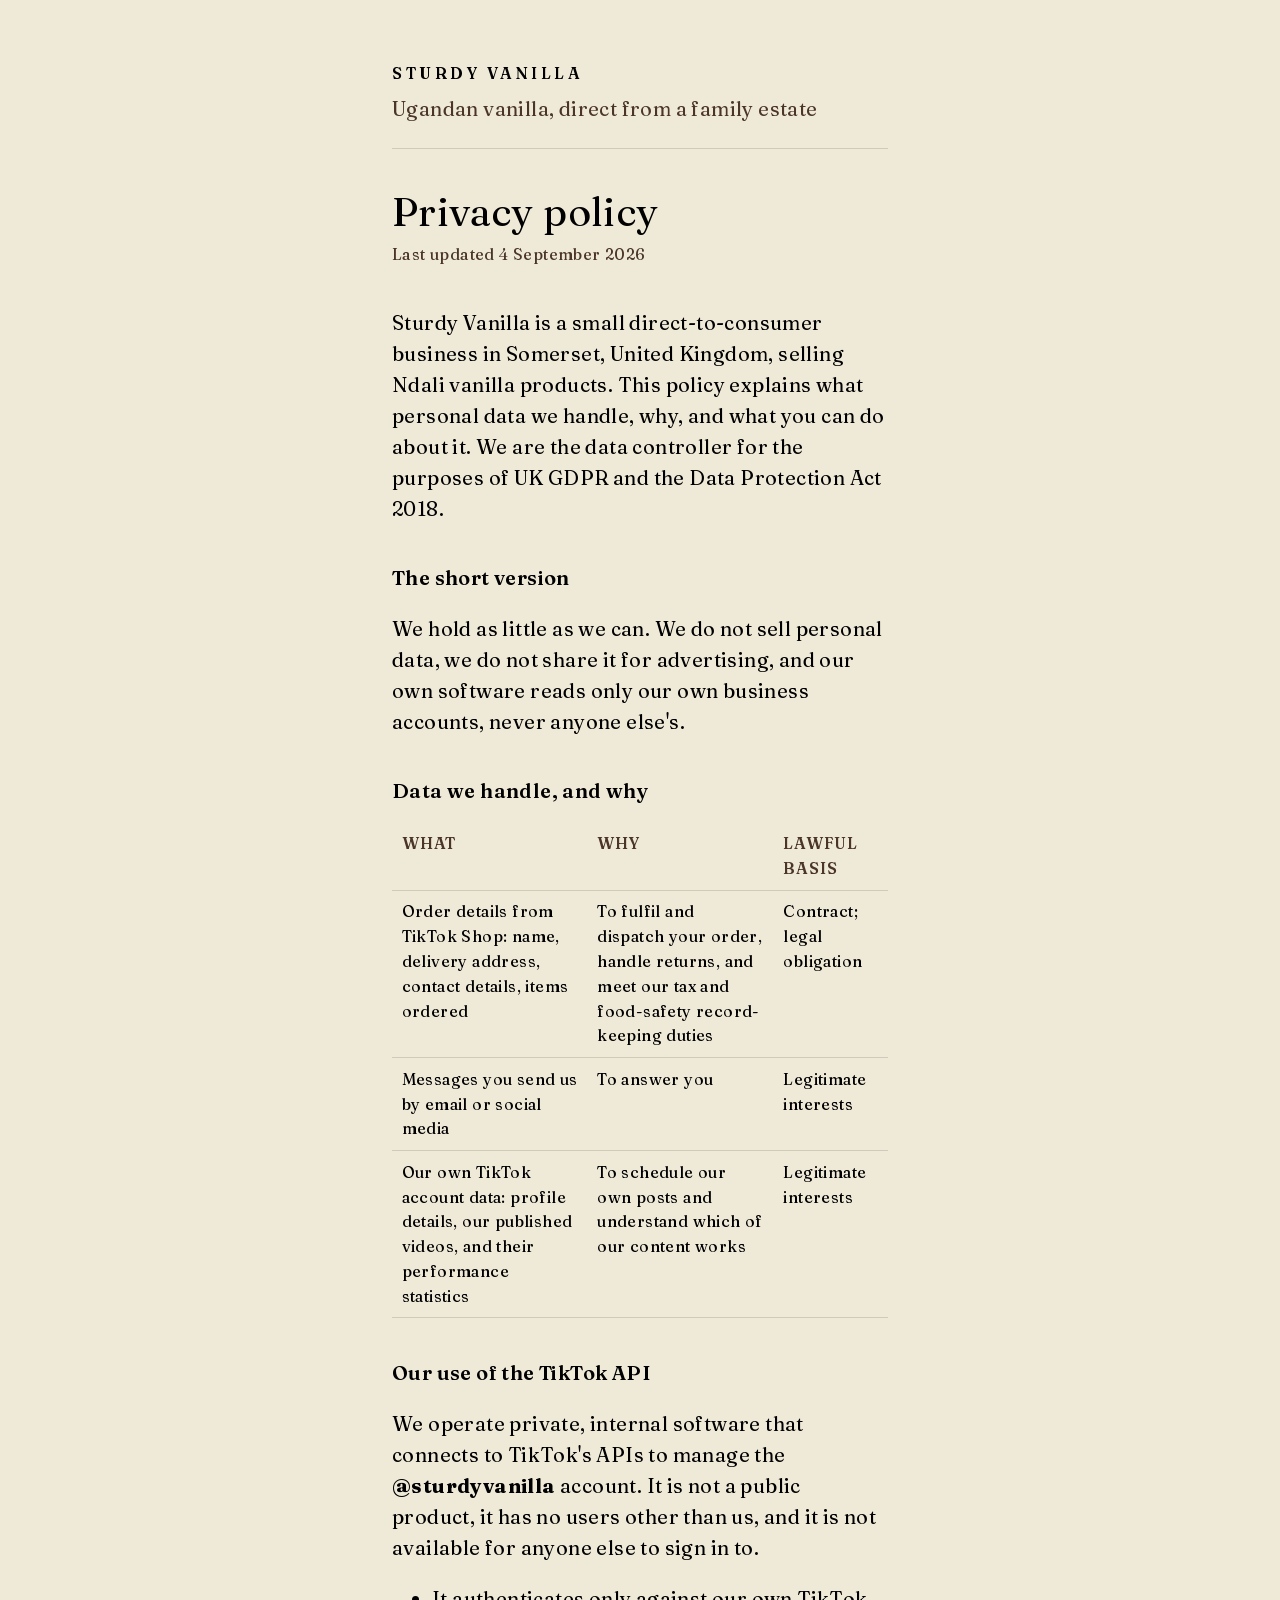
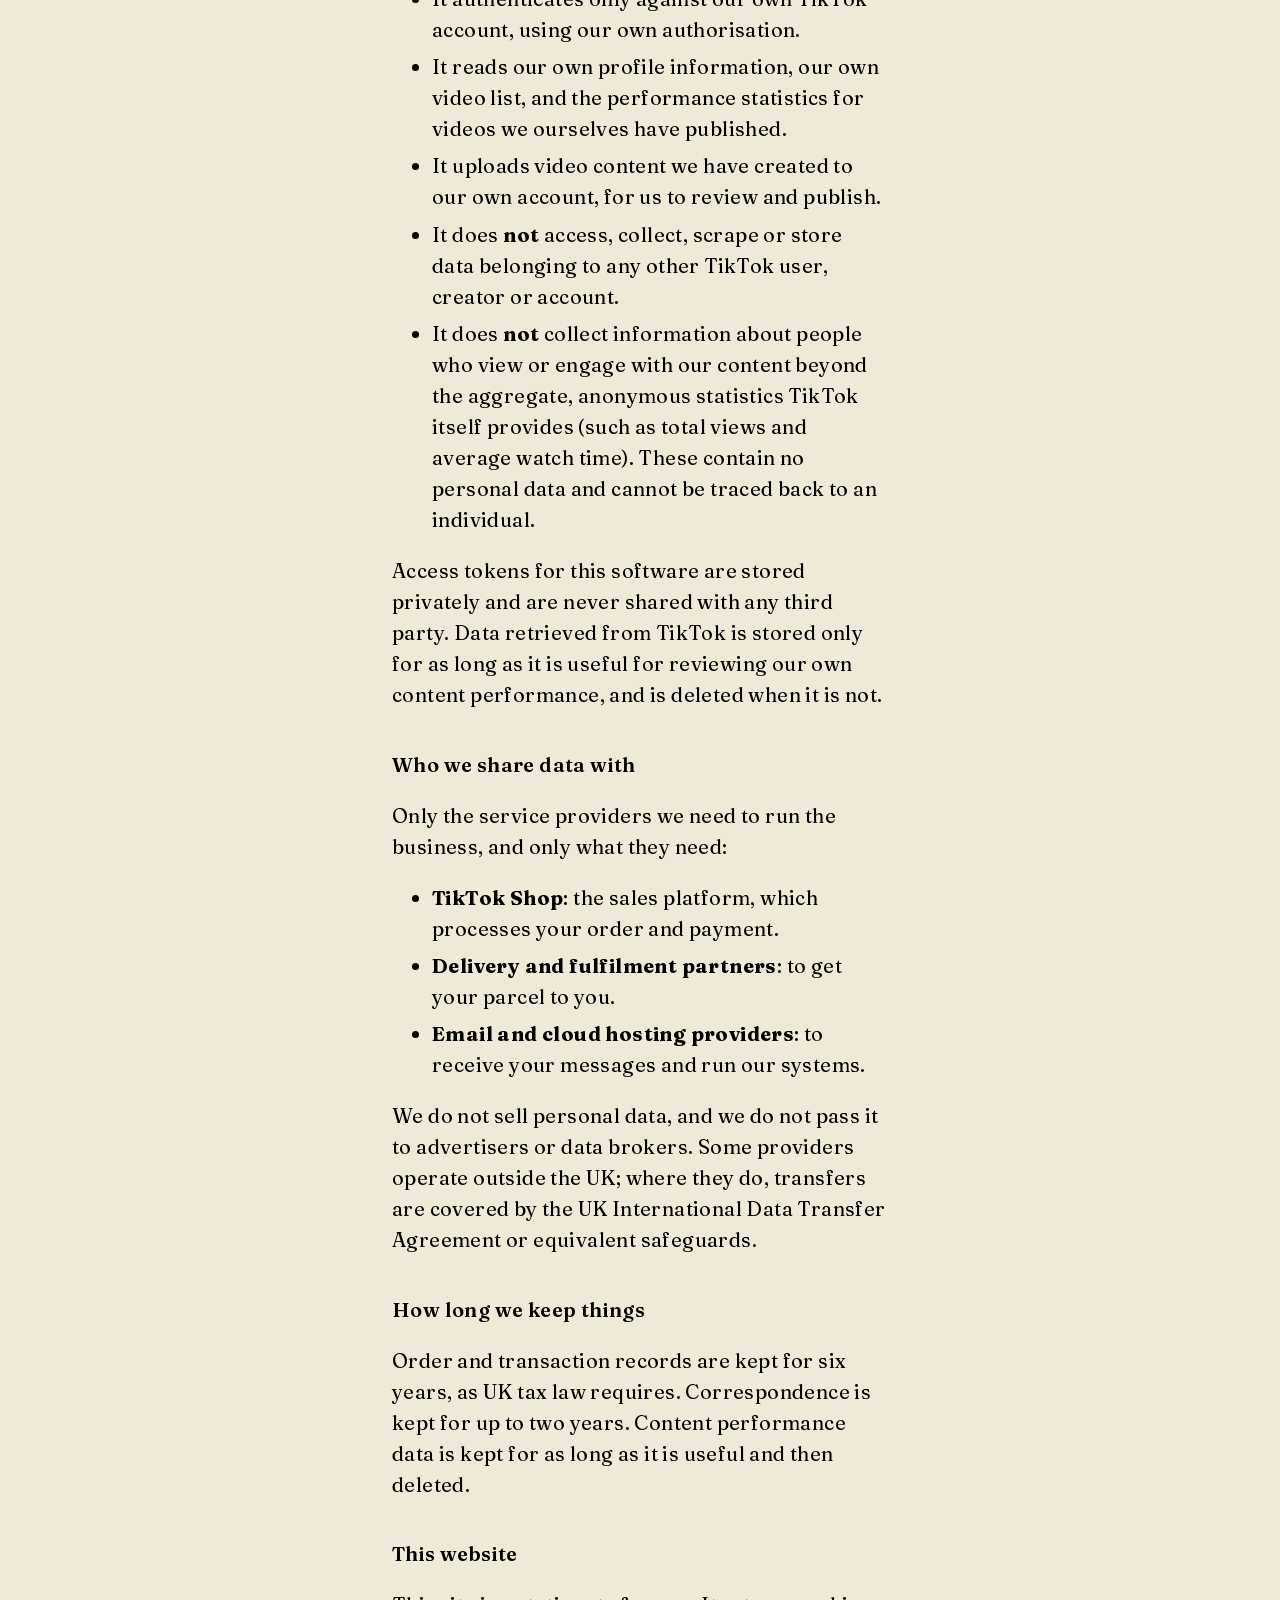
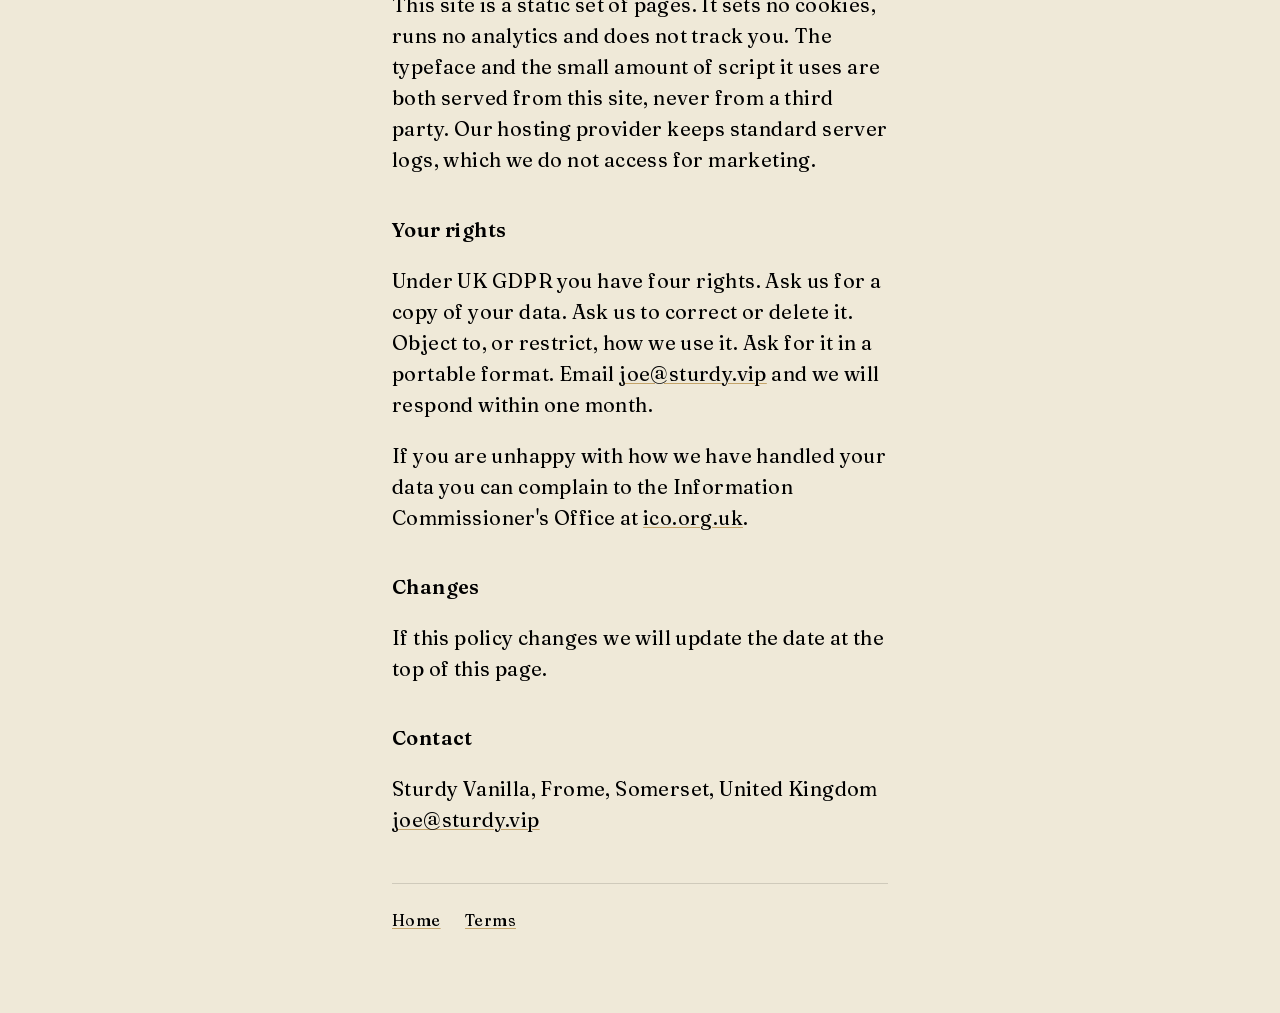
<file: privacy.html>
<!doctype html>
<html lang="en-GB">
<head>
<meta charset="utf-8">
<meta name="viewport" content="width=device-width, initial-scale=1">
<title>Privacy policy · Sturdy Vanilla</title>
<meta name="description" content="How Sturdy Vanilla handles personal data, including data accessed through the TikTok API.">
<link rel="stylesheet" href="assets/fonts/fraunces.css">
<link rel="stylesheet" href="style.css">
</head>
<body>
<div class="wrap">
  <header>
    <a class="brand" href="index.html">Sturdy Vanilla</a>
    <p class="tag">Ugandan vanilla, direct from a family estate</p>
  </header>

<main id="doc">
  <h1>Privacy policy</h1>
  <p class="updated">Last updated 4 September 2026</p>

  <p>
    Sturdy Vanilla is a small direct-to-consumer business in Somerset, United Kingdom,
    selling Ndali vanilla products. This policy explains what personal data we handle,
    why, and what you can do about it. We are the data controller for the purposes of
    UK GDPR and the Data Protection Act 2018.
  </p>

  <h2>The short version</h2>
  <p>
    We hold as little as we can. We do not sell personal data, we do not share it for
    advertising, and our own software reads only our own business accounts, never
    anyone else's.
  </p>

  <h2>Data we handle, and why</h2>
  <table>
    <tr><th>What</th><th>Why</th><th>Lawful basis</th></tr>
    <tr>
      <td>Order details from TikTok Shop: name, delivery address, contact details, items ordered</td>
      <td>To fulfil and dispatch your order, handle returns, and meet our tax and food-safety record-keeping duties</td>
      <td>Contract; legal obligation</td>
    </tr>
    <tr>
      <td>Messages you send us by email or social media</td>
      <td>To answer you</td>
      <td>Legitimate interests</td>
    </tr>
    <tr>
      <td>Our own TikTok account data: profile details, our published videos, and their performance statistics</td>
      <td>To schedule our own posts and understand which of our content works</td>
      <td>Legitimate interests</td>
    </tr>
  </table>

  <h2>Our use of the TikTok API</h2>
  <p>
    We operate private, internal software that connects to TikTok's APIs to manage the
    <strong>@sturdyvanilla</strong> account. It is not a public product, it has no users
    other than us, and it is not available for anyone else to sign in to.
  </p>
  <ul>
    <li>It authenticates only against our own TikTok account, using our own authorisation.</li>
    <li>It reads our own profile information, our own video list, and the performance
        statistics for videos we ourselves have published.</li>
    <li>It uploads video content we have created to our own account, for us to review
        and publish.</li>
    <li>It does <strong>not</strong> access, collect, scrape or store data belonging to
        any other TikTok user, creator or account.</li>
    <li>It does <strong>not</strong> collect information about people who view or engage
        with our content beyond the aggregate, anonymous statistics TikTok itself provides
        (such as total views and average watch time). These contain no personal data and
        cannot be traced back to an individual.</li>
  </ul>
  <p>
    Access tokens for this software are stored privately and are never shared with any
    third party. Data retrieved from TikTok is stored only for as long as it is useful
    for reviewing our own content performance, and is deleted when it is not.
  </p>

  <h2>Who we share data with</h2>
  <p>
    Only the service providers we need to run the business, and only what they need:
  </p>
  <ul>
    <li><strong>TikTok Shop</strong>: the sales platform, which processes your order and payment.</li>
    <li><strong>Delivery and fulfilment partners</strong>: to get your parcel to you.</li>
    <li><strong>Email and cloud hosting providers</strong>: to receive your messages and run our systems.</li>
  </ul>
  <p>
    We do not sell personal data, and we do not pass it to advertisers or data brokers.
    Some providers operate outside the UK; where they do, transfers are covered by the
    UK International Data Transfer Agreement or equivalent safeguards.
  </p>

  <h2>How long we keep things</h2>
  <p>
    Order and transaction records are kept for six years, as UK tax law requires.
    Correspondence is kept for up to two years. Content performance data is kept for as
    long as it is useful and then deleted.
  </p>

  <h2>This website</h2>
  <p>
    This site is a static set of pages. It sets no cookies, runs no analytics and does
    not track you. The typeface and the small amount of script it uses are both served
    from this site, never from a third party. Our hosting provider keeps
    standard server logs, which we do not access for marketing.
  </p>

  <h2>Your rights</h2>
  <p>
    Under UK GDPR you have four rights. Ask us for a copy of your data. Ask us to correct
    or delete it. Object to, or restrict, how we use it. Ask for it in a portable format. Email
    <a href="mailto:joe@sturdy.vip">joe@sturdy.vip</a> and we will respond within one month.
  </p>
  <p>
    If you are unhappy with how we have handled your data you can complain to the
    Information Commissioner's Office at
    <a href="https://ico.org.uk/make-a-complaint/">ico.org.uk</a>.
  </p>

  <h2>Changes</h2>
  <p>
    If this policy changes we will update the date at the top of this page.
  </p>

  <h2>Contact</h2>
  <p>
    Sturdy Vanilla, Frome, Somerset, United Kingdom<br>
    <a href="mailto:joe@sturdy.vip">joe@sturdy.vip</a>
  </p>

</main>

  <nav>
    <a href="index.html">Home</a>
    <a href="terms.html">Terms</a>
  </nav>
</div>
</body>
</html>
</file>
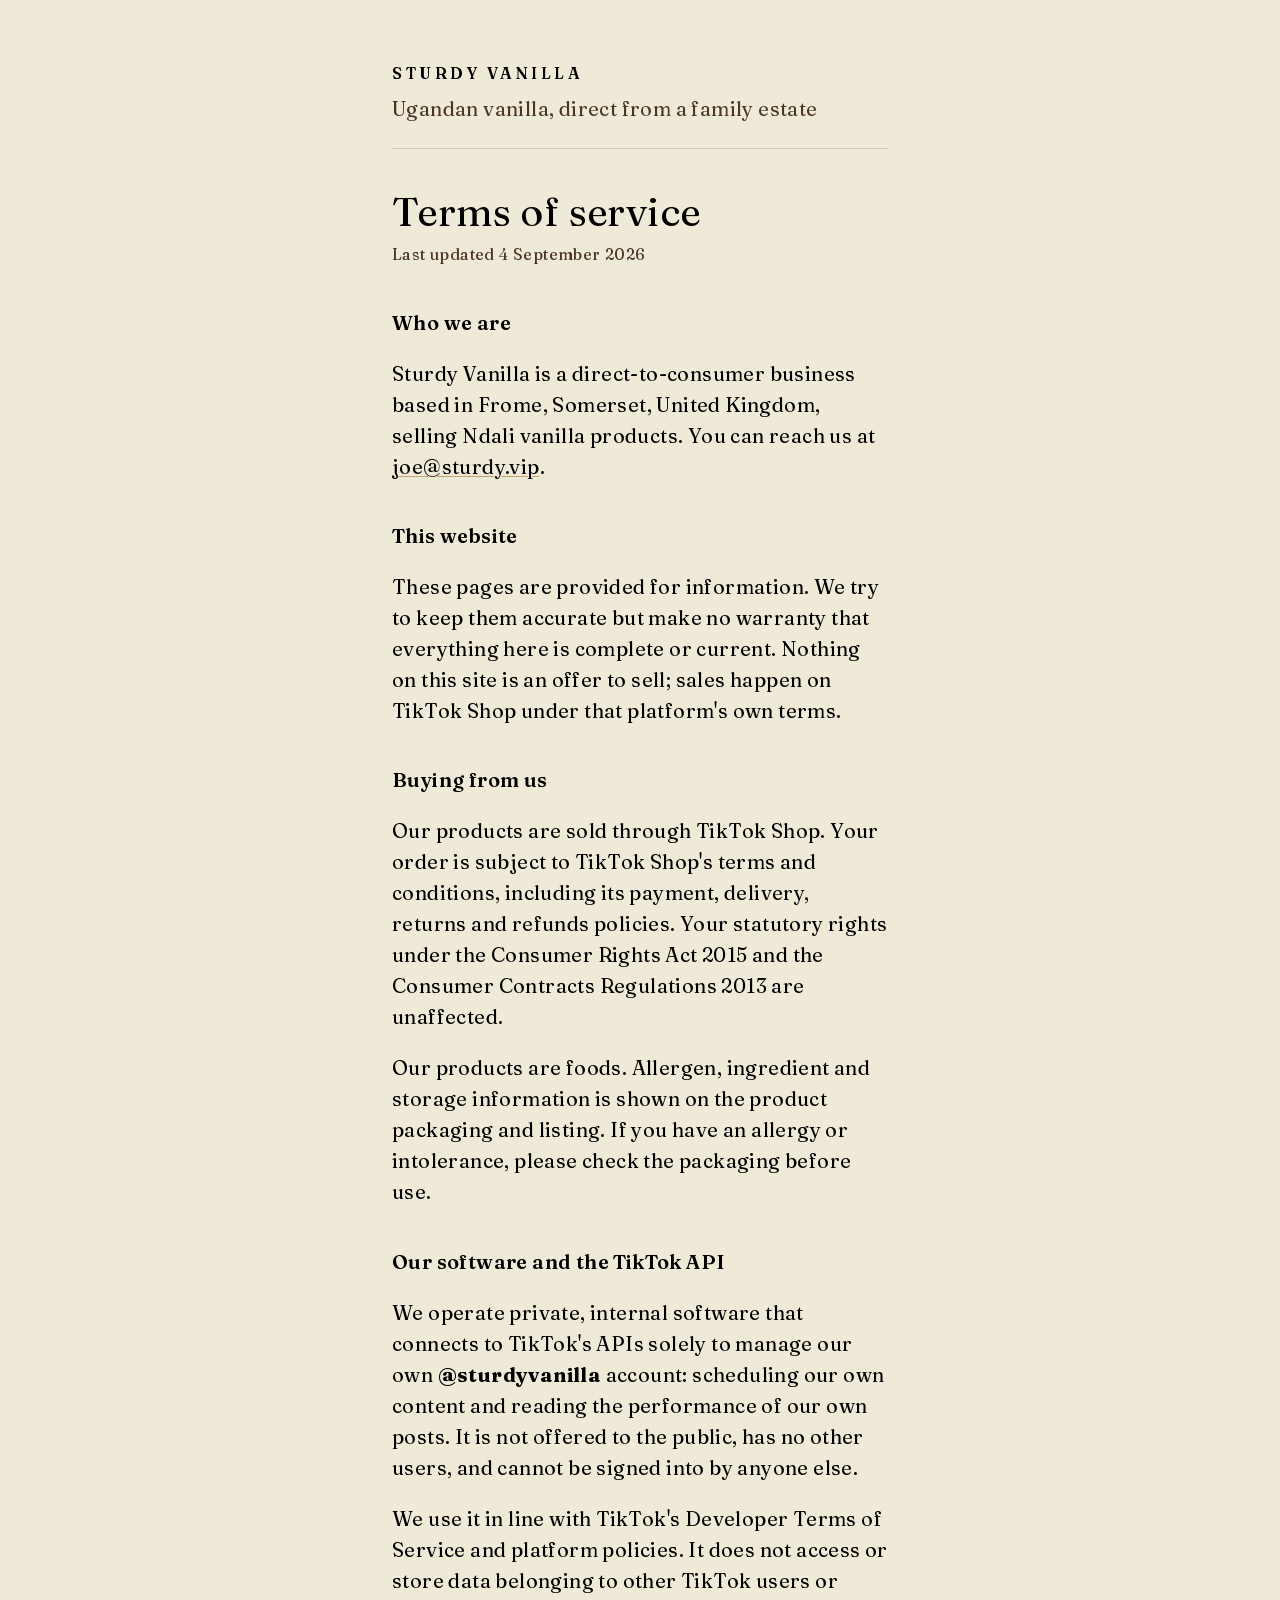
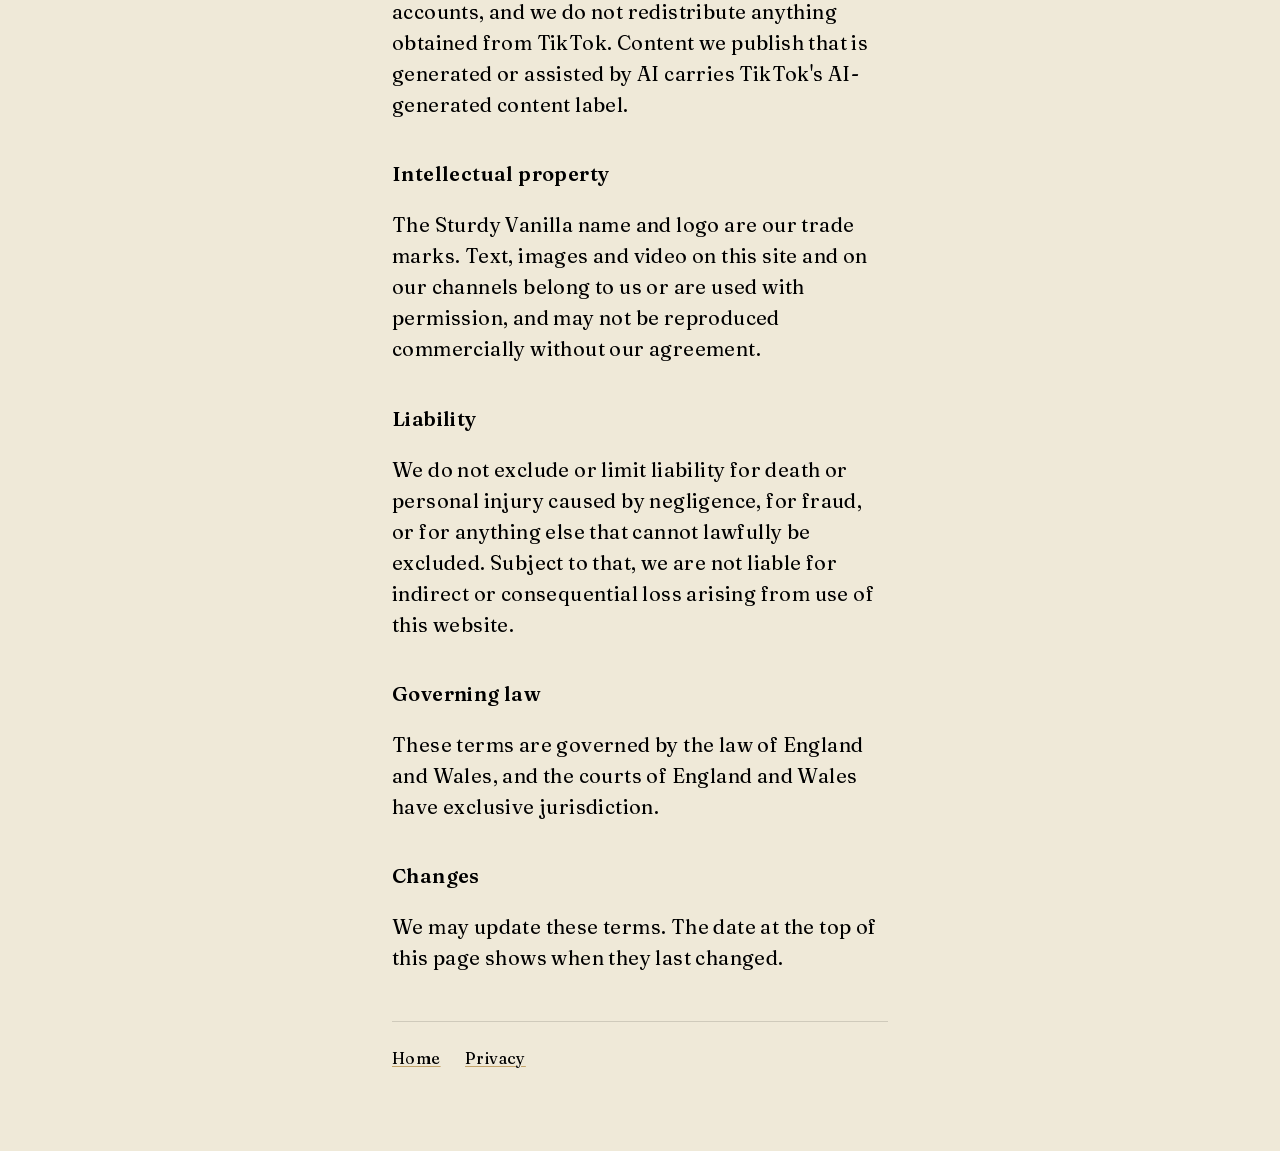
<file: terms.html>
<!doctype html>
<html lang="en-GB">
<head>
<meta charset="utf-8">
<meta name="viewport" content="width=device-width, initial-scale=1">
<title>Terms of service · Sturdy Vanilla</title>
<meta name="description" content="Terms of service for Sturdy Vanilla and its internal TikTok integration.">
<link rel="stylesheet" href="assets/fonts/fraunces.css">
<link rel="stylesheet" href="style.css">
</head>
<body>
<div class="wrap">
  <header>
    <a class="brand" href="index.html">Sturdy Vanilla</a>
    <p class="tag">Ugandan vanilla, direct from a family estate</p>
  </header>

<main id="doc">
  <h1>Terms of service</h1>
  <p class="updated">Last updated 4 September 2026</p>

  <h2>Who we are</h2>
  <p>
    Sturdy Vanilla is a direct-to-consumer business based in Frome, Somerset,
    United Kingdom, selling Ndali vanilla products. You can reach us at
    <a href="mailto:joe@sturdy.vip">joe@sturdy.vip</a>.
  </p>

  <h2>This website</h2>
  <p>
    These pages are provided for information. We try to keep them accurate but make no
    warranty that everything here is complete or current. Nothing on this site is an
    offer to sell; sales happen on TikTok Shop under that platform's own terms.
  </p>

  <h2>Buying from us</h2>
  <p>
    Our products are sold through TikTok Shop. Your order is subject to TikTok Shop's
    terms and conditions, including its payment, delivery, returns and refunds policies.
    Your statutory rights under the Consumer Rights Act 2015 and the Consumer Contracts
    Regulations 2013 are unaffected.
  </p>
  <p>
    Our products are foods. Allergen, ingredient and storage information is shown on the
    product packaging and listing. If you have an allergy or intolerance, please check
    the packaging before use.
  </p>

  <h2>Our software and the TikTok API</h2>
  <p>
    We operate private, internal software that connects to TikTok's APIs solely to manage
    our own <strong>@sturdyvanilla</strong> account: scheduling our own content and
    reading the performance of our own posts. It is not offered to the public, has no
    other users, and cannot be signed into by anyone else.
  </p>
  <p>
    We use it in line with TikTok's Developer Terms of Service and platform policies. It
    does not access or store data belonging to other TikTok users or accounts, and we do
    not redistribute anything obtained from TikTok. Content we publish that is generated
    or assisted by AI carries TikTok's AI-generated content label.
  </p>

  <h2>Intellectual property</h2>
  <p>
    The Sturdy Vanilla name and logo are our trade marks. Text, images and video on this
    site and on our channels belong to us or are used with permission, and may not be
    reproduced commercially without our agreement.
  </p>

  <h2>Liability</h2>
  <p>
    We do not exclude or limit liability for death or personal injury caused by
    negligence, for fraud, or for anything else that cannot lawfully be excluded. Subject
    to that, we are not liable for indirect or consequential loss arising from use of
    this website.
  </p>

  <h2>Governing law</h2>
  <p>
    These terms are governed by the law of England and Wales, and the courts of England
    and Wales have exclusive jurisdiction.
  </p>

  <h2>Changes</h2>
  <p>
    We may update these terms. The date at the top of this page shows when they last changed.
  </p>

</main>

  <nav>
    <a href="index.html">Home</a>
    <a href="privacy.html">Privacy</a>
  </nav>
</div>
</body>
</html>
</file>
<file: assets/fonts/fraunces.css>
@font-face {
  font-family: "Fraunces";
  font-weight: 100 900;
  font-style: normal;
  font-display: swap;
  src:
    url("Fraunces-var.woff2") format("woff2-variations"),
    url("Fraunces-var.ttf") format("truetype-variations");
}
</file>
<file: scrollcraft.css>
/* ============================================================================
   scrollcraft.css: the taste floor
   ----------------------------------------------------------------------------
   Two layers, and the split matters:

     TOKENS   what you override per brand. Colour roles, the type ramp, the
              spacing scale, elevation, motion. A brand is ~12 values.
     DEVICES  what the engine drives. Do not restyle these to taste; they are
              the mechanism. Style your own markup instead.

   Nothing here draws a "component". There are no card, badge, or pill classes,
   because a stylesheet that ships those is how every page built on it ends up
   with the same shapes. You get a floor and a vocabulary; the composition is
   yours.
   ========================================================================== */

/* ---------------------------------------------------------------- tokens -- */
:root {
  /* --- colour roles. Override these six and the page is rebranded. -------- */
  --sc-canvas:      #08090b;   /* the page ground. Drift interpolates this.   */
  --sc-surface:     #101217;   /* anything raised off the ground             */
  --sc-ink:         #f4f2ef;   /* primary text                               */
  --sc-ink-soft:    #9a9ba1;   /* secondary text. Tinted, never flat gray.   */
  --sc-accent:      #d8ff3e;   /* ONE accent. It owns a region, not confetti. */
  --sc-accent-ink:  #08090b;   /* text that sits on the accent               */

  --sc-hairline:    color-mix(in oklab, var(--sc-ink) 12%, transparent);
  --sc-hairline-strong: color-mix(in oklab, var(--sc-ink) 22%, transparent);

  /* --- type. Two families max. Display carries voice, text carries prose. - */
  --sc-font-display: "Instrument Sans", "Geist", system-ui, sans-serif;
  --sc-font-text:    "Geist", system-ui, sans-serif;
  --sc-font-mono:    "Geist Mono", ui-monospace, monospace;

  /* Fluid ramp. Tracking tightens as size grows because a face set at 6rem
     with 0 tracking reads loose; this is optical correction, not decoration. */
  --sc-t-xs:   clamp(0.75rem, 0.72rem + 0.15vw, 0.82rem);
  --sc-t-sm:   clamp(0.875rem, 0.84rem + 0.18vw, 0.95rem);
  --sc-t-base: clamp(1rem, 0.96rem + 0.22vw, 1.125rem);
  --sc-t-lg:   clamp(1.2rem, 1.1rem + 0.5vw, 1.5rem);
  --sc-t-xl:   clamp(1.6rem, 1.35rem + 1.2vw, 2.25rem);
  --sc-t-2xl:  clamp(2.1rem, 1.6rem + 2.4vw, 3.4rem);
  --sc-t-3xl:  clamp(2.8rem, 1.9rem + 4.2vw, 5rem);
  --sc-t-4xl:  clamp(3.4rem, 1.9rem + 6.6vw, 7.5rem);

  --sc-track-tight:  -0.035em;
  --sc-track-snug:   -0.02em;
  --sc-track-normal: -0.005em;
  --sc-track-wide:    0.08em;

  --sc-leading-none: 0.94;
  --sc-leading-tight: 1.06;
  --sc-leading-body: 1.62;

  --sc-measure: 62ch;

  /* --- space. 4px base: the useful middle steps an 8-only scale misses. --- */
  --sc-1: 0.25rem;  --sc-2: 0.5rem;   --sc-3: 0.75rem;  --sc-4: 1rem;
  --sc-5: 1.5rem;   --sc-6: 2rem;     --sc-7: 3rem;     --sc-8: 4rem;
  --sc-9: 6rem;     --sc-10: 8rem;    --sc-11: 12rem;

  /* Section rhythm is fluid so a phone doesn't inherit desktop air. */
  --sc-section: clamp(4.5rem, 9vw, 11rem);
  --sc-gutter:  clamp(1.25rem, 5vw, 5.5rem);
  --sc-maxw:    82rem;

  /* --- radius. Pick one scale for the page and hold it. ------------------- */
  --sc-r-sm: 6px;  --sc-r-md: 12px;  --sc-r-lg: 20px;  --sc-r-pill: 999px;

  /* --- elevation. Every shadow has an offset AND a soft blur, and is tinted
         to the canvas hue. A zero-offset coloured halo is decoration, not
         depth, so there isn't one here. ---------------------------------- */
  --sc-shadow-color: 220 40% 2%;
  --sc-e1: 0 1px 2px hsl(var(--sc-shadow-color) / 0.28),
           0 2px 6px -1px hsl(var(--sc-shadow-color) / 0.20);
  --sc-e2: 0 2px 4px hsl(var(--sc-shadow-color) / 0.24),
           0 8px 18px -4px hsl(var(--sc-shadow-color) / 0.30);
  --sc-e3: 0 4px 8px hsl(var(--sc-shadow-color) / 0.22),
           0 18px 40px -8px hsl(var(--sc-shadow-color) / 0.38),
           0 48px 90px -24px hsl(var(--sc-shadow-color) / 0.30);

  /* Edge light: a 1px top highlight sells a raised surface better than any
     amount of blur, because real raised things catch light on their lip. */
  --sc-edge: inset 0 1px 0 color-mix(in oklab, var(--sc-ink) 10%, transparent);

  /* --- motion. Built-in CSS easings are too weak for UI. ------------------ */
  --sc-ease-out:    cubic-bezier(0.23, 1, 0.32, 1);
  --sc-ease-in-out: cubic-bezier(0.77, 0, 0.175, 1);
  --sc-ease-drawer: cubic-bezier(0.32, 0.72, 0, 1);
  --sc-d-fast: 160ms;  --sc-d-base: 240ms;  --sc-d-slow: 420ms;

  --sc-z-stage: 1; --sc-z-copy: 20; --sc-z-chrome: 60;
}

/* --------------------------------------------------------------- reset -- */
*, *::before, *::after { box-sizing: border-box; }
html { -webkit-text-size-adjust: 100%; scroll-behavior: smooth; }
@media (prefers-reduced-motion: reduce) { html { scroll-behavior: auto; } }

body {
  margin: 0;
  background: var(--sc-canvas);
  color: var(--sc-ink);
  font-family: var(--sc-font-text);
  font-size: var(--sc-t-base);
  line-height: var(--sc-leading-body);
  letter-spacing: var(--sc-track-normal);
  -webkit-font-smoothing: antialiased;
  text-rendering: optimizeLegibility;
  font-synthesis-weight: none;
  overflow-x: clip;
}
img, video, canvas, svg { display: block; max-width: 100%; }
button, input, select, textarea { font: inherit; color: inherit; }

/* ------------------------------------------------- the browser surfaces --
   The parts you did not draw still carry the design. Selection, caret, focus
   ring, scrollbar and tabular numerals all ship with defaults that belong to no
   design system. Theming them is the cheapest signal that a page was built
   rather than assembled, and it is the step that gets skipped most reliably. */
::selection { background: var(--sc-accent); color: var(--sc-accent-ink); }
:root { caret-color: var(--sc-accent); accent-color: var(--sc-accent); }
:focus-visible {
  outline: 2px solid var(--sc-accent);
  outline-offset: 3px;
  border-radius: var(--sc-r-sm);
}
:where(a) { color: inherit; text-decoration-thickness: 1px; text-underline-offset: 0.22em; }
@supports (scrollbar-color: auto) {
  html { scrollbar-color: color-mix(in oklab, var(--sc-ink) 26%, transparent) transparent; scrollbar-width: thin; }
}
:where(table, .sc-nums, [data-sc-count]) { font-variant-numeric: tabular-nums; }

/* ----------------------------------------------------------- typography -- */
.sc-display {
  font-family: var(--sc-font-display);
  font-weight: 500;
  line-height: var(--sc-leading-none);
  letter-spacing: var(--sc-track-tight);
  text-wrap: balance;
  margin: 0;
}
.sc-display--xl { font-size: var(--sc-t-4xl); }
.sc-display--lg { font-size: var(--sc-t-3xl); }
.sc-display--md { font-size: var(--sc-t-2xl); letter-spacing: var(--sc-track-snug); }
.sc-lede {
  font-size: var(--sc-t-lg);
  line-height: 1.44;
  letter-spacing: var(--sc-track-snug);
  color: var(--sc-ink);
  max-width: 46ch;
  text-wrap: pretty;
  margin: 0;
}
.sc-body { max-width: var(--sc-measure); color: var(--sc-ink-soft); text-wrap: pretty; margin: 0; }
.sc-label {
  font-family: var(--sc-font-mono);
  font-size: var(--sc-t-xs);
  letter-spacing: var(--sc-track-wide);
  text-transform: uppercase;
  color: var(--sc-ink-soft);
}

/* ---------------------------------------------------------------- layout -- */
.sc-wrap { width: 100%; max-width: var(--sc-maxw); margin-inline: auto; padding-inline: var(--sc-gutter); }
.sc-section { padding-block: var(--sc-section); }
/* More space above a heading than below it: the gap belongs to the boundary,
   not to the pair. */
.sc-stack > * + * { margin-top: var(--sc-4); }
.sc-stack > :is(h1,h2,h3) { margin-top: var(--sc-7); }
.sc-stack > :is(h1,h2,h3):first-child { margin-top: 0; }
.sc-rule { height: 1px; border: 0; background: var(--sc-hairline); margin: 0; }

/* =============================================================== DEVICES ==
   Driven by the engine. Restyle your own markup, not these.                */

.sc-act--pinned { position: relative; }
.sc-stage {
  position: sticky; top: 0;
  height: 100vh; height: 100svh;
  overflow: clip;
  z-index: var(--sc-z-stage);
}

/* scrub / sequence media */
.sc-stage :is(video[data-sc-scrub], canvas[data-sc-sequence], .sc-stage__poster) {
  position: absolute; inset: 0;
  width: 100%; height: 100%;
  object-fit: cover;
}
video[data-sc-scrub] { opacity: 0; transition: opacity 380ms var(--sc-ease-out); }
.sc-has-clip video[data-sc-scrub] { opacity: 1; }
/* The poster is a live frame-holder, not a placeholder: it stays up until a
   real video frame has painted, which is what stops the blank-stage flash. */
.sc-stage__poster { z-index: 0; transition: opacity 380ms var(--sc-ease-out); }
.sc-has-clip .sc-stage__poster { opacity: 0; }

/* A scrim only where text sits. A full-frame darkening layer flattens the
   image everywhere to fix contrast in one corner. */
.sc-scrim {
  position: absolute; inset: 0; pointer-events: none; z-index: 1;
  background: linear-gradient(
    var(--sc-scrim-angle, 180deg),
    color-mix(in oklab, var(--sc-canvas) var(--sc-scrim-a, 78%), transparent) 0%,
    color-mix(in oklab, var(--sc-canvas) 30%, transparent) 42%,
    transparent 68%);
}
/* Point the scrim at the copy. A scrim gradient that darkens the top while the
   copy sits at the bottom fixes contrast nowhere and flattens the image
   everywhere, which is the most common way text-over-video goes wrong. */
.sc-scrim--bottom { --sc-scrim-angle: 0deg; }
.sc-scrim--left   { --sc-scrim-angle: 90deg; }
.sc-scrim--right  { --sc-scrim-angle: 270deg; }

/* Corner scrims, for copy anchored to a corner. An edge gradient has to darken
   a whole band across the frame to cover one corner; a corner gradient puts the
   density where the text is and leaves the rest of the image alone. Pair with
   .sc-copy--lead / .sc-copy--trail. */
.sc-scrim--lead {
  background: linear-gradient(to top right,
    color-mix(in oklab, var(--sc-canvas) 94%, transparent) 0%,
    color-mix(in oklab, var(--sc-canvas) 72%, transparent) 30%,
    color-mix(in oklab, var(--sc-canvas) 30%, transparent) 52%,
    transparent 72%);
}
.sc-scrim--trail {
  background: linear-gradient(to top left,
    color-mix(in oklab, var(--sc-canvas) 94%, transparent) 0%,
    color-mix(in oklab, var(--sc-canvas) 72%, transparent) 30%,
    color-mix(in oklab, var(--sc-canvas) 30%, transparent) 52%,
    transparent 72%);
}
/* A band across the bottom, for copy that spans the full width of the frame.
   That is what both corner anchors become below 860px, and it is also the right
   shape whenever the copy block is wider than a corner. */
.sc-scrim--band {
  background: linear-gradient(to top,
    color-mix(in oklab, var(--sc-canvas) 94%, transparent) 0%,
    color-mix(in oklab, var(--sc-canvas) 74%, transparent) 22%,
    color-mix(in oklab, var(--sc-canvas) 30%, transparent) 42%,
    transparent 58%);
}
.sc-scrim--vignette {
  background: radial-gradient(120% 90% at 50% 45%, transparent 40%,
              color-mix(in oklab, var(--sc-canvas) 70%, transparent) 100%);
}

/* copy over a stage.
   max-width is in rem, never ch. A `ch` on this container resolves against the
   CONTAINER's font-size (body size), not the display size of the heading inside
   it, so `max-width: 20ch` here silently produces a ~180px column and wraps a
   hero headline to six lines. Set a ch measure on the text element itself. */
.sc-copy {
  position: absolute; z-index: var(--sc-z-copy);
  inset-inline: var(--sc-gutter);
  max-width: min(46rem, 76vw);
  will-change: opacity, transform;
}
.sc-copy--lead   { left: var(--sc-gutter); bottom: clamp(3rem, 12vh, 9rem); }
/* inset-inline FIRST. It is the shorthand for left+right, so declaring it after
   `left: 50%` resets left to auto and the block drifts off the left edge. */
.sc-copy--center { inset-inline: auto; left: 50%; top: 50%; translate: -50% -50%; text-align: center; }
.sc-copy--trail  { inset-inline: auto; right: var(--sc-gutter); bottom: clamp(3rem, 12vh, 9rem); text-align: right; }

/* cue defaults: the engine writes opacity/transform inline, these are the
   pre-paint state so nothing flashes before the first read() */
[data-sc-cue] { opacity: 0; will-change: opacity, transform; }
.sc-ready [data-sc-cue] { transition: none; }

/* kinetic split */
.sc-split { display: inline-block; overflow: hidden; vertical-align: top; }
/* Descenders live below the baseline; a line mask clipped to the line box eats
   the tails off g, y, p, j. The padding buys them room back. */
.sc-split--line { display: block; padding-bottom: 0.14em; margin-bottom: -0.14em; }
.sc-split__i { display: inline-block; will-change: transform, opacity; }
.sc-is-split { opacity: 1 !important; }

/* horizontal rail */
[data-sc-pan] { display: flex; will-change: transform; }

/* reveal + parallax */
[data-sc-reveal] { will-change: clip-path; }
[data-sc-parallax] { will-change: transform; }

/* flow reveal (fires once) */
[data-sc-in], [data-sc-stagger] > * {
  opacity: 0;
  transform: translate3d(0, 14px, 0);
  transition: opacity 620ms var(--sc-ease-out), transform 620ms var(--sc-ease-out);
}
[data-sc-in].sc-in, [data-sc-stagger] > .sc-in { opacity: 1; transform: none; }

/* pointer devices */
[data-sc-tilt] { transform-style: preserve-3d; will-change: transform; }
[data-sc-magnet] { will-change: transform; }
/* isolation always; position only if nothing more specific already set it.
   Written with :where() (zero specificity) on purpose: a plain `position:
   relative` here has the same weight as `.sc-stage` and, being later in the
   file, silently wins. A stage carrying both attributes then stops being
   sticky and the whole act scrolls away instead of pinning. */
[data-sc-spotlight] { isolation: isolate; }
:where([data-sc-spotlight]) { position: relative; }
[data-sc-spotlight]::after {
  content: ""; position: absolute; inset: 0; pointer-events: none; z-index: 2;
  background: radial-gradient(
    28rem 28rem at calc(var(--sc-mx, 0.5) * 100%) calc(var(--sc-my, 0.5) * 100%),
    color-mix(in oklab, var(--sc-accent) 16%, transparent), transparent 70%);
  opacity: 0; transition: opacity var(--sc-d-slow) var(--sc-ease-out);
}
[data-sc-spotlight]:hover::after { opacity: 1; }

/* =========================================================== WORLDFLIGHT ==
   One fixed stage for the whole page. The only thing in document flow is the
   spacer, and it is empty. If you find yourself adding a section here, you want
   act mode instead: the moment a real block scrolls past the fixed stage, the
   page has a seam again and the whole point is gone.                        */

[data-sc-mode="worldflight"] { position: relative; }

.sc-world {
  position: fixed; inset: 0;
  overflow: clip;
  z-index: var(--sc-z-stage);
  background: var(--sc-canvas);
}

/* Every leg is mounted for the life of the page and stacked in the same box.
   The engine owns opacity, visibility and z-index here; do not set them. */
.sc-world__seg {
  position: absolute; inset: 0;
  opacity: 0;
  will-change: opacity;
}
.sc-world__seg > :is(video, img, canvas) {
  position: absolute; inset: 0;
  width: 100%; height: 100%;
  object-fit: cover;
}
/* The poster is the frame-holder AND the first camera move: the engine pushes
   it in slowly until a real decoded frame is available to replace it. */
.sc-world__poster {
  z-index: 0;
  transform-origin: 50% 50%;
  transition: opacity 420ms var(--sc-ease-out);
}
.sc-world__seg > video { z-index: 1; }
.sc-world__seg.sc-has-clip .sc-world__poster { opacity: 0; }
/* The act stylesheet lights a clip through its ancestor act. A worldflight leg
   has no act, so match the class the engine also writes on the clip itself. */
video[data-sc-scrub].sc-has-clip { opacity: 1; }

/* The copy layer is fixed too, and inert by default: the engine hands
   pointer-events back to a block only while it is actually legible. */
.sc-world__copy {
  position: fixed; inset: 0;
  z-index: var(--sc-z-copy);
  pointer-events: none;
}
.sc-world__scrim { position: absolute; inset: 0; pointer-events: none; z-index: 0; }
[data-sc-copy] {
  opacity: 0;
  pointer-events: none;
  will-change: opacity, transform;
}
.sc-ready [data-sc-copy] { transition: none; }

/* The track. Empty on purpose. */
.sc-world__spacer { pointer-events: none; }

/* scroll progress */
[data-sc-progress] {
  position: fixed; inset: 0 0 auto 0; height: 2px; z-index: var(--sc-z-chrome);
  background: var(--sc-accent); transform-origin: 0 50%; transform: scaleX(0);
  will-change: transform;
}

/* ----------------------------------------------------------- atmosphere --
   Depth is not only shadow. Grain keeps a flat dark ground from banding, and
   it is the difference between "a dark page" and "a lit room". */
.sc-grain { position: fixed; inset: 0; pointer-events: none; z-index: 3; opacity: 0.045; }
.sc-grain::before {
  content: ""; position: absolute; inset: -50%;
  background-image: url("data:image/svg+xml;utf8,<svg xmlns='http://www.w3.org/2000/svg' width='140' height='140'><filter id='n'><feTurbulence type='fractalNoise' baseFrequency='0.85' numOctaves='3'/></filter><rect width='140' height='140' filter='url(%23n)'/></svg>");
}

/* -------------------------------------------------------- reduced motion -- */
@media (prefers-reduced-motion: reduce) {
  /* Fewer and gentler, not zero. Opacity still carries the reveal so the page
     is comprehensible; every position change is dropped. */
  [data-sc-in], [data-sc-stagger] > * { transform: none; transition-duration: 220ms; }
  [data-sc-parallax], [data-sc-pan], .sc-split__i { transform: none !important; }
  /* A wipe is a position change too. Show reveal content settled. */
  [data-sc-reveal] { clip-path: none !important; }
  /* A rail's transform IS its navigation, not decoration. Zeroing it the way
     parallax and kinetic type are zeroed parks the act on its first screenful
     and makes everything past the fold unreachable: a device degrading into
     missing content. Hand the travel back to the reader as an ordinary scroll
     region instead, so the same items are all still gettable without motion.
     A build that would rather re-lay the rail out as a grid can still do that;
     this is the floor, not the ceiling. */
  [data-sc-act="pan"] .sc-stage,
  [data-sc-act="pan"] [data-sc-stage] {
    overflow-x: auto; overflow-y: hidden;
    overscroll-behavior-x: contain;
    scroll-snap-type: x proximity;
  }
  [data-sc-pan] > * { scroll-snap-align: center; }
  [data-sc-spotlight]::after { display: none; }
  /* A worldflight keeps its whole story here. No clip is ever fetched, so the
     posters are the film, and they cross-dissolve through exactly the same
     seams at exactly the same scroll positions. The push-in and the copy drift
     are the only things that go. */
  .sc-world__poster, [data-sc-copy] { transform: none !important; }
}

/* --------------------------------------------------------------- mobile -- */
@media (max-width: 860px) {
  .sc-copy { inset-inline: var(--sc-gutter); max-width: none; }
  .sc-copy--trail { text-align: left; }
  .sc-stage { height: 100svh; }
  /* .sc-copy--trail re-anchors to the left and spans the full width here, so a
     bottom-RIGHT corner gradient darkens the one corner the copy just left and
     guarantees a contrast failure over any bright clip. Point the density at
     the copy: the same band .sc-scrim--band paints. */
  .sc-scrim--trail {
    background: linear-gradient(to top,
      color-mix(in oklab, var(--sc-canvas) 94%, transparent) 0%,
      color-mix(in oklab, var(--sc-canvas) 74%, transparent) 22%,
      color-mix(in oklab, var(--sc-canvas) 30%, transparent) 42%,
      transparent 58%);
  }
}
</file>
<file: site.css>
/* Sturdy Vanilla, one page.
   Palette, face, scale and rules come from sturdy-vanilla-design-system/styles/tokens.css.
   Web scale is 40 / 20 plus 16 for captions and small print. The big one is double the small one.
   Text is pure black on cream, pure white on ink (weight 500 there, as optical compensation).
   Gold is a rule, border and marker colour. It is never type. */

:root {
  --cream: #EFE9D8;  --ivory: #F7F1E1;
  --ink:   #14100C;  --ink-raised: #1E1811;
  --gold:  #C4A46A;  --gold-deep: #A8863F;
  --pod:   #4A3527;

  /* Ground A is paper, ground B is ink. Dark mode swaps them, so every chapter
     keeps its rhythm and every weight follows the ground it is actually on. */
  --ga: var(--cream);  --ga-raised: var(--ivory);      --on-ga: #000000;  --on-ga-2: #4A3527;  --rule-a: rgba(20,16,12,.14);    --w-a: 400;  --wd-a: 400;
  --gb: var(--ink);    --gb-raised: var(--ink-raised); --on-gb: #FFFFFF;  --on-gb-2: #E4D6BF;  --rule-b: rgba(247,241,225,.18); --w-b: 500;  --wd-b: 500;

  --lg: 40px;  --sm: 20px;  --cap: 16px;
  --face: "Fraunces", "Hoefler Text", Georgia, serif;

  --s1: 8px; --s2: 16px; --s3: 24px; --s4: 32px; --s6: 48px; --s8: 64px; --s10: 80px;
  --radius: 4px;
  --gutter-vine: 88px;
  --gutter: clamp(24px, 4vw, 56px);
  --ease: cubic-bezier(0.23, 1, 0.32, 1);

  /* scroll-craft tokens, pointed at the brand */
  --sc-canvas: var(--ga);  --sc-surface: var(--ga-raised);
  --sc-ink: var(--on-ga);  --sc-ink-soft: var(--on-ga-2);
  --sc-accent: var(--gold);  --sc-accent-ink: #000000;
  --sc-font-display: var(--face);  --sc-font-text: var(--face);  --sc-font-mono: var(--face);
  --sc-t-base: var(--sm);
  --sc-r-sm: 4px; --sc-r-md: 4px; --sc-r-lg: 4px; --sc-r-pill: 4px;
  --sc-shadow-color: 30 25% 8%;
  --sc-gutter: var(--gutter);
  --sc-maxw: 78rem;

  color-scheme: light dark;
}
@media (prefers-color-scheme: dark) {
  :root {
    --ga: var(--ink);    --ga-raised: var(--ink-raised); --on-ga: #FFFFFF;  --on-ga-2: #E4D6BF;  --rule-a: rgba(247,241,225,.18); --w-a: 500;  --wd-a: 500;
    --gb: var(--cream);  --gb-raised: var(--ivory);      --on-gb: #000000;  --on-gb-2: #4A3527;  --rule-b: rgba(20,16,12,.14);    --w-b: 400;  --wd-b: 400;
  }
}

/* ------------------------------------------------------------- base type -- */
html { background: var(--ga); }
body {
  background: var(--ga);
  color: var(--on-ga);
  font-family: var(--face);
  font-size: var(--sm);
  line-height: 1.55;
  letter-spacing: .02em;                       /* Zorzi et al., PNAS 2012 */
  font-weight: var(--w-a);
  font-optical-sizing: auto;
  font-variation-settings: "opsz" 20, "SOFT" 0, "WONK" 0;
  text-wrap: pretty;
}
h1, h2, h3, p, ul, ol, figure, blockquote { margin: 0; }
ul, ol { padding: 0; list-style: none; }
img, video, svg { display: block; max-width: 100%; height: auto; }

/* Ground per section. Restate color wherever the token changes: color is inherited
   as a computed value, so redefining --sc-ink alone would not re-ink the text. */
.g-a { background: var(--ga); color: var(--on-ga); --t2: var(--on-ga-2); --rule: var(--rule-a); --raised: var(--ga-raised); --w: var(--w-a); --wd: var(--wd-a); --sc-canvas: var(--ga); --sc-ink: var(--on-ga); --sc-ink-soft: var(--on-ga-2); }
.g-b { background: var(--gb); color: var(--on-gb); --t2: var(--on-gb-2); --rule: var(--rule-b); --raised: var(--gb-raised); --w: var(--w-b); --wd: var(--wd-b); --sc-canvas: var(--gb); --sc-ink: var(--on-gb); --sc-ink-soft: var(--on-gb-2); }
.act :is(p, li, a, figcaption, blockquote) { font-weight: var(--w); }

.display {
  font-size: var(--lg);
  line-height: 1.15;
  letter-spacing: 0;
  font-weight: var(--wd);
  font-variation-settings: "opsz" 40, "SOFT" 0, "WONK" 0;
  text-wrap: balance;
  max-width: 24ch;
}
.label {
  font-size: var(--cap);
  letter-spacing: .14em;
  text-transform: uppercase;
  font-weight: 600;
  font-variation-settings: "opsz" 16, "SOFT" 0, "WONK" 0;
}
.caption, figcaption, .legal__doc :is(table, th, td, .updated, nav) {
  font-size: var(--cap);
  line-height: 1.5;
  font-variation-settings: "opsz" 16, "SOFT" 0, "WONK" 0;
  color: var(--t2, var(--on-ga-2));
}
figcaption { margin-top: var(--s2); max-width: 55ch; }
p { max-width: 55ch; }
.standfirst { color: var(--t2); }
.price { font-style: italic; }                 /* a fragment, never a sentence */
.num { font-variant-numeric: tabular-nums; }

a { color: inherit; text-decoration: underline; text-decoration-color: var(--gold); text-decoration-thickness: 1px; text-underline-offset: 3px; }
a:hover { text-decoration-color: currentColor; }
:focus-visible { outline: 2px solid currentColor; outline-offset: 3px; border-radius: var(--radius); }
::selection { background: var(--gold); color: #000; }
:root { caret-color: var(--gold); accent-color: var(--gold); }

.skip { position: absolute; left: var(--s2); top: -100px; z-index: 100; padding: var(--s1) var(--s2); background: var(--ivory); color: #000; border-radius: var(--radius); font-size: var(--cap); }
.skip:focus { top: var(--s2); }

/* Rhythm: more space above a heading than below it. */
.stack > * + * { margin-top: var(--s3); }
.stack > .display { margin-top: var(--s6); margin-bottom: var(--s1); }
.stack > .display:first-child, .stack > .label:first-child { margin-top: 0; }
.stack > .label + .display { margin-top: var(--s2); }

/* ---------------------------------------------------------------- layout -- */
.act { position: relative; padding-left: var(--gutter-vine); scroll-margin-top: 0; }
.chapter { padding-block: clamp(64px, 12vh, 128px); }
.spread {
  display: grid;
  grid-template-columns: minmax(0, 36rem) minmax(0, 1fr);
  column-gap: clamp(32px, 6vw, 96px);
  row-gap: var(--s6);
  align-items: start;
  padding-inline: var(--gutter);
  max-width: calc(var(--sc-maxw) + var(--gutter) * 2);
}
.spread--trail { grid-template-columns: minmax(0, 1fr) minmax(0, 36rem); }
.spread--trail .copy  { grid-column: 2; grid-row: 1; }
.spread--trail .media { grid-column: 1; grid-row: 1; }
.spread--split .media { margin-top: clamp(48px, 14vh, 176px); }
.spread--lead .media  { margin-top: var(--s4); }

.media .plate { box-shadow: 0 0 0 1px var(--gold); }   /* a printed plate edge, 1px, gold */

/* title page */
.act--title { min-height: 100svh; display: grid; }
.title { display: grid; grid-template-rows: auto 1fr auto; min-height: 100svh; padding: var(--s4) var(--gutter) clamp(48px, 10vh, 96px); }
.title__brand { align-self: start; }
.title__body { align-self: center; max-width: 36rem; }
.title__body .display { margin-bottom: var(--s3); }
.title__cta { margin-top: var(--s3); }
.title__byline { margin-top: var(--s4); }

/* chapter one */
.media--bundle { max-width: 520px; }

/* chapter two */
.quote { border-top: 1px solid var(--gold); padding-top: var(--s3); max-width: 30rem; }
.quote blockquote p { max-width: 40ch; }
.quote .caption { margin-top: var(--s2); }

/* chapter three: two planes in one frame, copy never over them */
.layers { max-width: 620px; }
.layers__frame { position: relative; aspect-ratio: 1 / 1; }
.layers__shadow { position: absolute; left: 6%; right: 6%; top: 30%; bottom: 4%; border-radius: 50%; background: radial-gradient(closest-side, rgba(0,0,0,.55), rgba(0,0,0,0)); will-change: transform; }
.layers__front { position: absolute; inset: 0; will-change: transform; }
.layers__front img { width: 100%; height: auto; }
[data-sc-parallax] { transition: none; }

/* chapter four: the clip, then the three tins at their real relative scale on one shelf
   (the tube is 19cm, the bottle 11cm, the tin 6cm) */
.tins li + li { margin-top: var(--s2); }
.tins-media { display: grid; grid-template-columns: 1fr; row-gap: var(--s2); }
.cutouts { display: flex; align-items: flex-end; gap: var(--s6); height: 600px; padding-left: var(--s2); }
.cutout { height: 100%; display: flex; align-items: flex-end; }
.cutout picture, .cutout img { height: 100%; width: auto; max-width: none; }
.cutout--pods    { height: 600px; }
.cutout--extract { height: 352px; }
.cutout--powder  { height: 192px; }

/* intertitle: the silence. Vertically centred, still ranged left. */
.intertitle { min-height: 80svh; display: grid; align-content: center; padding-inline: var(--gutter); }
.intertitle__line { font-weight: var(--wd); max-width: none; }

/* chapter five: the peak. The clip is full-stage but composed with its marks on the
   right, so the copy sits over plain ink. contain, not cover: the baked ground matches
   the section ground, so a letterbox is invisible and nothing is ever cropped. */
.peak__stage { background: var(--gb); }
.peak__stage .peak__poster, .peak__stage video[data-sc-scrub] { object-fit: contain; }
.peak__copy {
  position: absolute; z-index: 20;
  left: calc(var(--gutter-vine) + var(--gutter));
  top: 50%; transform: translateY(-50%);
  width: min(36rem, calc(50% - var(--gutter-vine) - var(--gutter)));
}
.peak__copy > * + * { margin-top: var(--s3); }
.peak__copy .display { margin-bottom: var(--s1); }
.peak__close .caption { margin-top: var(--s2); }
.peak__stage .peak__copy .caption { color: var(--t2); }

/* colophon */
.colophon { min-height: 100svh; display: grid; grid-template-rows: 1fr auto; padding-top: clamp(64px, 14vh, 136px); }
.colophon__spread { align-items: end; }
.colophon__aside { max-width: 30rem; }
.social { display: inline-flex; align-items: center; gap: 6px; white-space: nowrap; }
.social .icon { width: 18px; height: 18px; flex: none; }
/* a Shop link and, beside it, the handle: the short link opens the app on a phone but is an
   app-scheme redirect a laptop cannot follow, so the profile link is the fallback that works everywhere */
.cta-row { display: flex; flex-wrap: wrap; align-items: center; gap: var(--s2) var(--s3); }
.foot { display: flex; align-items: center; gap: var(--s4); flex-wrap: wrap; }
.foot .fhrs { width: 96px; height: auto; flex: none; }
.foot .caption { max-width: none; }
.colophon__cta { margin-top: var(--s4); }
.button {
  display: inline-block;
  padding: 16px 24px;
  background: var(--gold); color: #000;
  text-decoration: none;
  font-size: var(--cap); letter-spacing: .1em; text-transform: uppercase; font-weight: 600;
  font-variation-settings: "opsz" 16, "SOFT" 0, "WONK" 0;
  border-radius: var(--radius);
  transition: background 140ms var(--ease), transform 120ms var(--ease);
}
.button:hover { background: var(--gold-deep); }
.button:active { transform: scale(.97); }
.button:focus-visible { outline-color: var(--on-ga); }
.foot { padding: var(--s6) var(--gutter) var(--s4); border-top: 1px solid var(--rule); margin-top: var(--s8); }

/* ------------------------------------------------------------------ vine -- */
.vine { position: absolute; top: 0; left: 0; width: var(--gutter-vine); z-index: 2; pointer-events: none; }
.vine__svg { position: absolute; top: 0; left: 0; width: 100%; overflow: visible; }
.vine__stem { fill: none; stroke: var(--gold); stroke-width: 1.5; stroke-linecap: round; stroke-linejoin: round; stroke-dasharray: 1000; stroke-dashoffset: 1000; transition: none; }
.vine__leaves path { fill: color-mix(in oklab, var(--gold) 55%, transparent); stroke: var(--gold); stroke-width: 1; opacity: 0; transition: opacity 320ms var(--ease); }
.vine__leaves path.is-open { opacity: 1; }
.vine__nodes { position: absolute; top: 0; left: 0; width: 100%; }
.vine__node {
  position: absolute; pointer-events: auto;
  display: grid; place-items: center;
  width: 44px; height: 44px; margin: -22px 0 0 -22px;
  text-decoration: none; color: inherit;
}
.vine__glyph { display: block; width: 22px; height: 22px; transform: scale(.25); opacity: .35; transition: transform 220ms var(--ease), opacity 220ms var(--ease); }
.vine__glyph svg { width: 100%; height: 100%; fill: color-mix(in oklab, var(--gold) 72%, transparent); stroke: var(--gold); stroke-width: 1; }
.vine__glyph .rib { fill: none; stroke: var(--gold); }
.vine__glyph .eye { fill: var(--gold); stroke: none; }
.vine__node--pod .vine__glyph { width: 14px; height: 48px; }
.vine__node.is-open .vine__glyph { transform: scale(1); opacity: 1; }
.vine__node--peak .vine__glyph { width: 40px; height: 40px; }
.vine__node--peak.is-open .vine__glyph { transform: scale(var(--bloom, 1)); }
.vine__node--quiet .vine__glyph { width: 14px; height: 14px; }
.vine__label {
  position: absolute; left: 100%; top: 50%;
  writing-mode: vertical-rl; transform: translateY(-50%);
  white-space: nowrap;
  font-size: var(--cap); letter-spacing: .14em; text-transform: uppercase; font-weight: var(--vine-w, 600);
  font-variation-settings: "opsz" 16, "SOFT" 0, "WONK" 0;
  color: var(--vine-ink, #000);
  opacity: 0; transition: opacity 180ms var(--ease);
  margin-left: -8px;
}
.vine__node:hover .vine__label, .vine__node:focus-visible .vine__label, .vine__node[aria-current] .vine__label { opacity: 1; }
.vine__node[aria-current] .vine__label--quiet { opacity: 0; }
.vine__node:hover .vine__label--quiet, .vine__node:focus-visible .vine__label--quiet { opacity: 1; }
.vine__node:focus-visible { outline: 2px solid var(--vine-ink, #000); outline-offset: 0; border-radius: var(--radius); }

/* --------------------------------------------------------------- dialog -- */
.legal { border: 0; padding: 0; background: transparent; max-width: none; max-height: none; width: 100%; height: 100%; }
.legal::backdrop { background: rgba(20,16,12,.62); }
.legal[open] { display: grid; place-items: center; }
.legal__panel {
  width: min(34rem, calc(100vw - 32px)); max-height: 84svh;
  display: grid; grid-template-rows: auto 1fr;
  background: var(--ivory); color: #000;
  border-radius: var(--radius); box-shadow: 0 0 0 1px var(--gold), 0 24px 60px -20px rgba(20,16,12,.5);
  --t2: #4A3527; --rule: rgba(20,16,12,.14); --w: 400;
}
.legal__bar { display: flex; align-items: center; justify-content: space-between; padding: var(--s2) var(--s3); border-bottom: 1px solid var(--gold); }
.legal__close { font-family: var(--face); font-size: var(--cap); letter-spacing: .1em; text-transform: uppercase; font-weight: 600; background: none; border: 1px solid var(--gold); border-radius: var(--radius); padding: 8px 16px; color: #000; cursor: pointer; }
.legal__close:hover { background: var(--gold); }
.legal__doc { overflow: auto; padding: var(--s3) var(--s3) var(--s4); font-size: var(--cap); line-height: 1.5; font-variation-settings: "opsz" 16, "SOFT" 0, "WONK" 0; overscroll-behavior: contain; }
.legal__doc h1 { font-size: var(--sm); font-weight: 600; font-variation-settings: "opsz" 20, "SOFT" 0, "WONK" 0; line-height: 1.3; }
.legal__doc h2 { font-size: var(--cap); font-weight: 600; margin-top: var(--s4); margin-bottom: var(--s1); }
.legal__doc p { max-width: none; margin-top: var(--s2); }
.legal__doc .updated { color: var(--t2); margin-top: var(--s1); }
.legal__doc ul { list-style: disc; padding-left: 1.2em; margin-top: var(--s2); }
.legal__doc li + li { margin-top: var(--s1); }
.legal__doc table { border-collapse: collapse; width: 100%; margin-top: var(--s2); }
.legal__doc th, .legal__doc td { text-align: left; padding: 8px 8px 8px 0; border-bottom: 1px solid var(--rule); vertical-align: top; }
.legal__doc th { text-transform: uppercase; letter-spacing: .06em; font-weight: 600; color: var(--t2); }
.legal__doc header, .legal__doc nav { display: none; }
.legal__doc .note { border-left: 1px solid var(--gold); padding-left: var(--s2); margin-top: var(--s2); color: var(--t2); }
.legal__doc a { color: #000; }

/* --------------------------------------------------------------- phones -- */
@media (max-width: 1100px) {
  .spread { grid-template-columns: 1fr; }
  .spread--trail .copy, .spread--trail .media { grid-column: auto; grid-row: auto; }
  .spread--split .media, .spread--lead .media { margin-top: 0; }
  .colophon__spread { align-items: start; }
}
@media (max-width: 860px) {
  :root { --gutter-vine: 24px; --gutter: 20px; }
  .act { padding-left: var(--gutter-vine); }
  .spread { padding-inline: 8px 24px; }
  .title { padding-inline: 8px 24px; }
  .intertitle { padding-inline: 8px 24px; }
  .foot { padding-inline: 8px 24px; }
  .chapter { padding-block: 56px; }
  .display { max-width: none; }
  .vine__stem { stroke-width: 2; }
  .vine__node { width: 44px; height: 44px; }
  .vine__glyph { width: 12px; height: 12px; }
  .vine__node--peak .vine__glyph { width: 18px; height: 18px; }
  .vine__node--pod .vine__glyph { width: 8px; height: 26px; }
  .vine__label { position: absolute; width: 1px; height: 1px; overflow: hidden; clip: rect(0 0 0 0); white-space: nowrap; opacity: 1; }
  /* the peak on a phone: the clip sits at the foot of the stage with its marks in the lower half,
     and the copy blocks share one slot at the top and window in turn */
  .peak__stage .peak__poster, .peak__stage video[data-sc-scrub] { object-position: center bottom; }
  .peak__copy { left: 8px; right: 24px; top: 24px; transform: none; width: auto; display: grid; }
  .peak__copy > * { grid-area: 1 / 1; margin-top: 0; align-self: start; }
  .cutouts { gap: var(--s3); height: 400px; padding-left: 0; }
  .cutout--pods { height: 400px; }
  .cutout--extract { height: 232px; }
  .cutout--powder { height: 128px; }
}

/* --------------------------------------------------------- reduced motion -- */
@media (prefers-reduced-motion: reduce) {
  .vine__stem { stroke-dashoffset: 0 !important; }
  .vine__leaves path { opacity: 1; transition: none; }
  .vine__glyph { transform: scale(1) !important; opacity: 1; transition: none; }
  .button { transition: none; }
}
</file>
<file: style.css>
/* Sturdy Vanilla — the design system, on the web.
   Aligned 2026-09-03 to sturdyvanilla/sturdy-vanilla-design-system.
   Palette, face, scale and rules all come from there; nothing is invented here.

   Web scale is 40 / 20, plus 16 for captions and legal — the one place a third
   size is allowed, because on a web viewport 16px really is 16px. On a card it
   would render at 8px, which is why cards get two sizes and no more.
   The big one is always double the small one. */
:root {
  --ink:        #14100C;   /* surface only, never type */
  --paper:      #EFE9D8;
  --raised:     #F7F1E1;
  --text:       #000000;   /* 17.3:1 on paper */
  --text-2:     #4A3527;   /* pod brown. 9.5:1 — the secondary text colour */
  --gold:       #C4A46A;   /* rules, borders, markers. NEVER type */
  --rule:       rgba(20,16,12,.14);

  --lg:  40px;
  --sm:  20px;
  --cap: 16px;             /* captions and legal. Web only. */

  --face: "Fraunces", "Hoefler Text", Georgia, serif;
}
@media (prefers-color-scheme: dark) {
  :root {
    --paper:  #14100C;
    --raised: #1E1811;
    --text:   #FFFFFF;
    --text-2: #E4D6BF;
    --rule:   rgba(247,241,225,.18);
  }
  /* Reversed out on ink, type goes to 500 — same apparent weight as 400 on
     paper, not emphasis. WCAG 2 ignores stroke weight, so the ratio flatters
     us and the weight is the actual fix. */
  body, p, li, td, h1, h2 { font-weight: 500; }
}

* { box-sizing: border-box; font-optical-sizing: auto;
    font-variation-settings: "opsz" 20, "SOFT" 0, "WONK" 0; }

body {
  margin: 0;
  background: var(--paper);
  color: var(--text);
  font-family: var(--face);
  font-size: var(--sm);
  font-weight: 400;
  line-height: 1.55;
  letter-spacing: .02em;          /* Zorzi et al., PNAS 2012 */
  -webkit-text-size-adjust: 100%;
}

.wrap { max-width: 34rem; margin: 0 auto; padding: 3.5rem 1.5rem 5rem; }
/* 34rem at 20px lands near 55 characters — Dyson & Haselgrove 2001. */

header { border-bottom: 1px solid var(--rule); padding-bottom: 1.5rem; margin-bottom: 2.5rem; }

/* The label device: caps + tracking at the small size. Four words maximum. */
.brand {
  font-size: var(--cap); letter-spacing: .22em; text-transform: uppercase;
  font-weight: 600; margin: 0; color: var(--text); text-decoration: none;
}
.tag { color: var(--text-2); margin: .4rem 0 0; font-size: var(--sm); }

h1 { font-size: var(--lg); line-height: 1.15; margin: 0 0 .4rem; font-weight: 400; font-variation-settings: "opsz" 40, "SOFT" 0, "WONK" 0; }
h2 { font-size: var(--sm); margin: 2.4rem 0 .6rem; font-weight: 600; }

p, li { color: var(--text); }
li { margin-bottom: .4rem; }
.lede { color: var(--text-2); }

/* Links keep their underline. Colour alone cannot carry meaning (WCAG 1.4.1),
   and gold is never type — so a link is ink, underlined. This is the one place
   the no-underline rule does not apply: that rule is about emphasis, not
   affordance. */
a { color: var(--text); text-decoration: underline; text-underline-offset: 2px;
    text-decoration-thickness: 1px; text-decoration-color: var(--gold); }
a:hover { text-decoration-color: var(--text); }

.updated, nav, th, .fine { font-size: var(--cap); font-variation-settings: "opsz" 16, "SOFT" 0, "WONK" 0; }
.updated { color: var(--text-2); margin: 0 0 2.5rem; }

nav { margin-top: 3rem; padding-top: 1.5rem; border-top: 1px solid var(--rule); }
nav a { margin-right: 1.25rem; }

.shop {
  display: inline-block; margin-top: 1.5rem; padding: .7rem 1.4rem;
  background: var(--ink); color: #FFFFFF; font-weight: 500;
  text-decoration: none; font-size: var(--cap);
  letter-spacing: .1em; text-transform: uppercase; border-radius: 4px;
}
@media (prefers-color-scheme: dark) { .shop { background: var(--paper); color: #000; } }

table { border-collapse: collapse; width: 100%; margin: 1rem 0; font-size: var(--cap); }
th, td { text-align: left; padding: .55rem .6rem; border-bottom: 1px solid var(--rule); vertical-align: top; }
th { text-transform: uppercase; letter-spacing: .06em; color: var(--text-2); font-weight: 600; }

.note { border-left: 1px solid var(--gold); padding: .1rem 0 .1rem 1rem;
        margin: 1.5rem 0; color: var(--text-2); }
</file>
